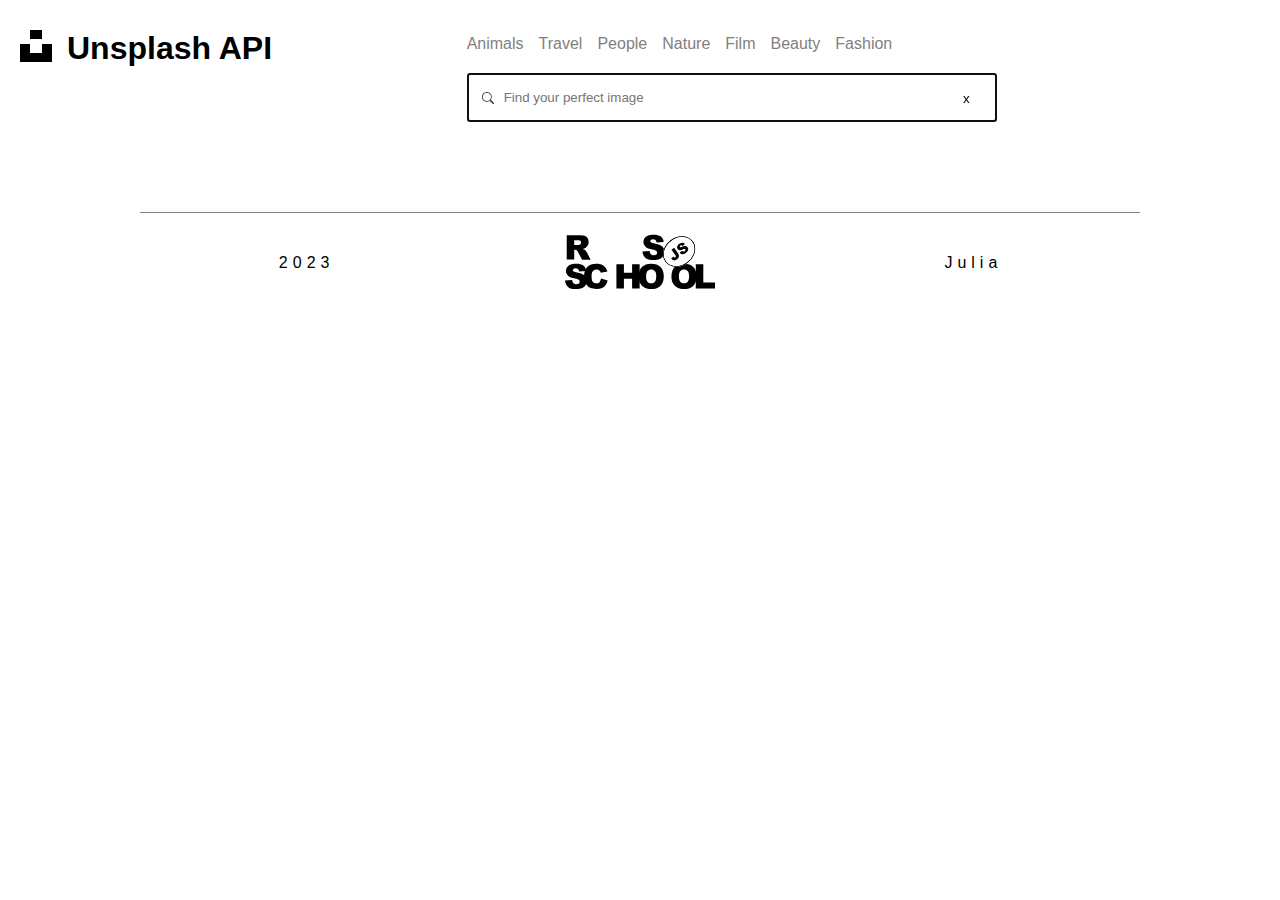
<file: image-gallery/index.html>
<!DOCTYPE html>
<html lang="en">
<head>
  <meta charset="UTF-8">
  <meta name="viewport" content="width=device-width, initial-scale=1.0">
  <link rel="stylesheet" href="style.css">
  <link rel="apple-touch-icon" sizes="57x57" href="icons/favicon/apple-icon-57x57.png">
  <link rel="apple-touch-icon" sizes="60x60" href="icons/favicon/apple-icon-60x60.png">
  <link rel="apple-touch-icon" sizes="72x72" href="icons/favicon/apple-icon-72x72.png">
  <link rel="apple-touch-icon" sizes="76x76" href="icons/favicon/apple-icon-76x76.png">
  <link rel="apple-touch-icon" sizes="114x114" href="icons/favicon/apple-icon-114x114.png">
  <link rel="apple-touch-icon" sizes="120x120" href="icons/favicon/apple-icon-120x120.png">
  <link rel="apple-touch-icon" sizes="144x144" href="icons/favicon/apple-icon-144x144.png">
  <link rel="apple-touch-icon" sizes="152x152" href="icons/favicon/apple-icon-152x152.png">
  <link rel="apple-touch-icon" sizes="180x180" href="icons/favicon/apple-icon-180x180.png">
  <link rel="icon" type="image/png" sizes="192x192"  href="icons/favicon/android-icon-192x192.png">
  <link rel="icon" type="image/png" sizes="32x32" href="icons/favicon/favicon-32x32.png">
  <link rel="icon" type="image/png" sizes="96x96" href="icons/favicon/favicon-96x96.png">
  <link rel="icon" type="image/png" sizes="16x16" href="icons/favicon/favicon-16x16.png">
  <link rel="manifest" href="icons/favicon/manifest.json">
  <meta name="msapplication-TileColor" content="#ffffff">
  <meta name="msapplication-TileImage" content="icons/favicon/ms-icon-144x144.png">
  <meta name="theme-color" content="#ffffff">
  <title>Image gallery</title>
</head>
<body>
  <header>
    <div class="header-container">
      <div class="logo-container">
        <svg width="32" height="32" class="logo" viewBox="0 0 32 32" version="1.1" aria-labelledby="unsplash-home" aria-hidden="false"><path d="M10 9V0h12v9H10zm12 5h10v18H0V14h10v9h12v-9z"></path></svg>
        <h1 class="title text">Unsplash API</h1>
      </div>
      <div class="wrapper">
        <div class="catalog-container">
          <ul class="list">
            <li class="list-item">Animals</li>
            <li class="list-item">Travel</li>
            <li class="list-item">People</li>
            <li class="list-item">Nature</li>
            <li class="list-item">Film</li>
            <li class="list-item">Beauty</li>
            <li class="list-item">Fashion</li>
          </ul>
        </div>
        <div class="input-container">
          <img src="icons/search.svg" alt="search" class="search">
          <input type="text" class="search-input" placeholder="Find your perfect image" autofocus>
          <button title="Clear" class="clear-btn">x</button>
        </div>
      </div>
    </div>
  </header>
  <section class="image-container">
    <!-- <img class="gallery-img" src="${imgLink}" alt="image"> -->
  </section>
<!--   <section class="more-btn-wrapper">
    <button class="more-btn">More</button>
  </section> -->
  <footer>
    <div class="footer">
      <p class="footer__year text">2023</p>
      <div class="footer__school-logo"><a target="_blank" title="click on me" href="https://rs.school/js/"><img src="icons/logo__rs_school_js.svg" alt="logo__rs_school"></a></div>
      <p class="footer__my-name text"><a target="_blank" href="https://github.com/JulietBrn">Julia</a></p>
    </div> 
  </footer>

  <script src="script.js"></script>
</body>
</html>
</file>
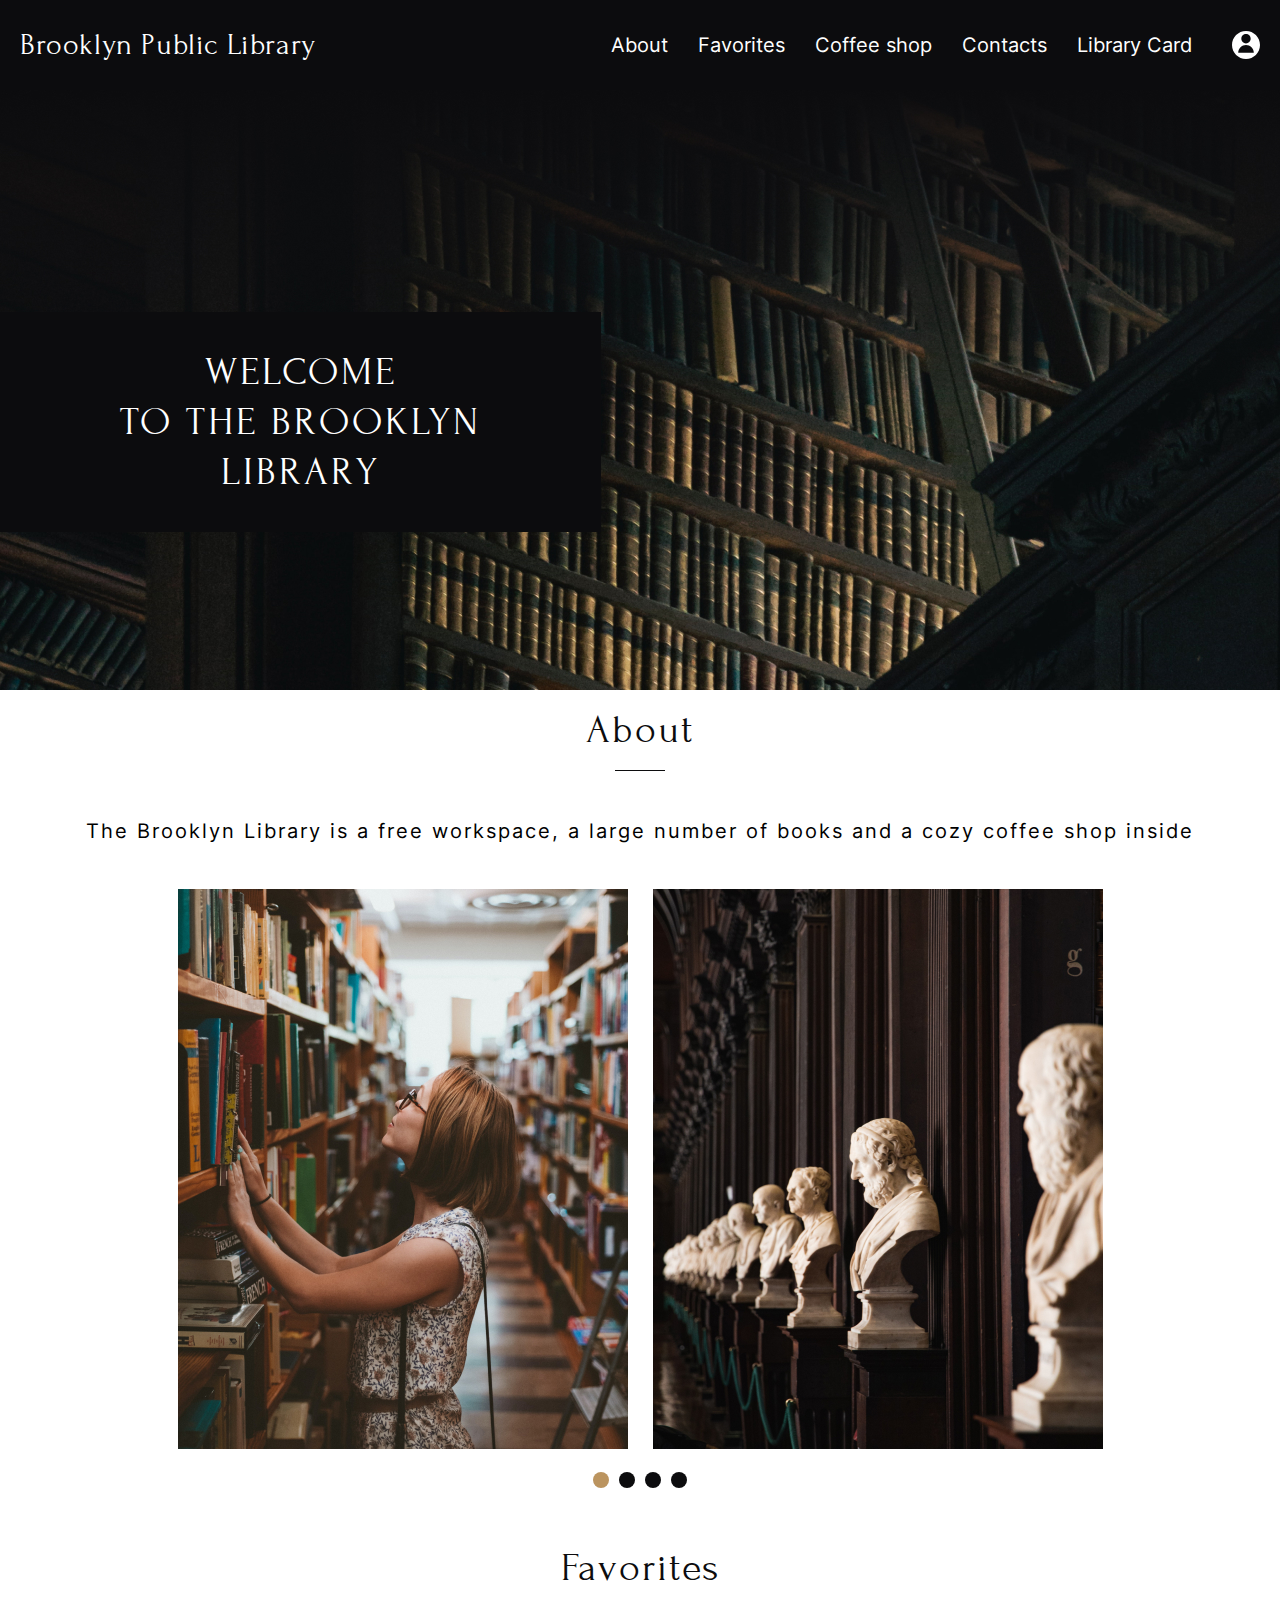
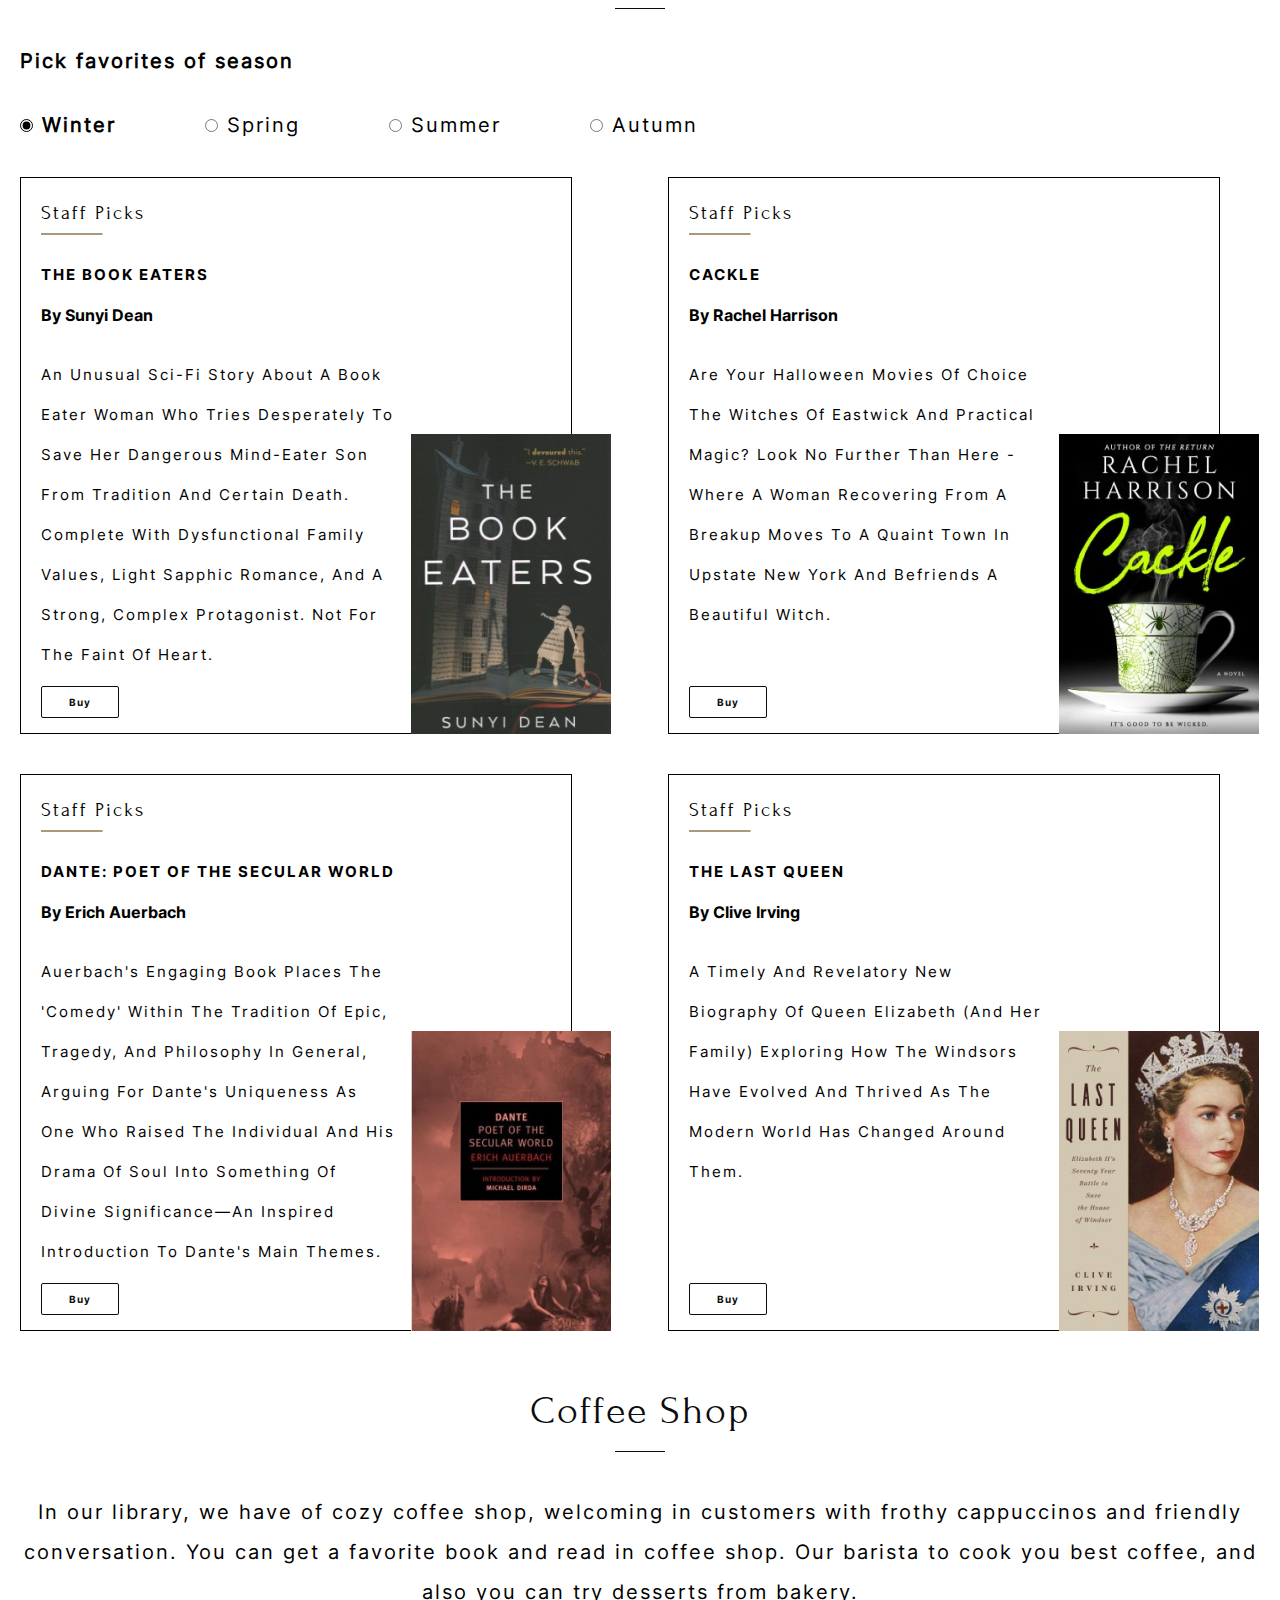
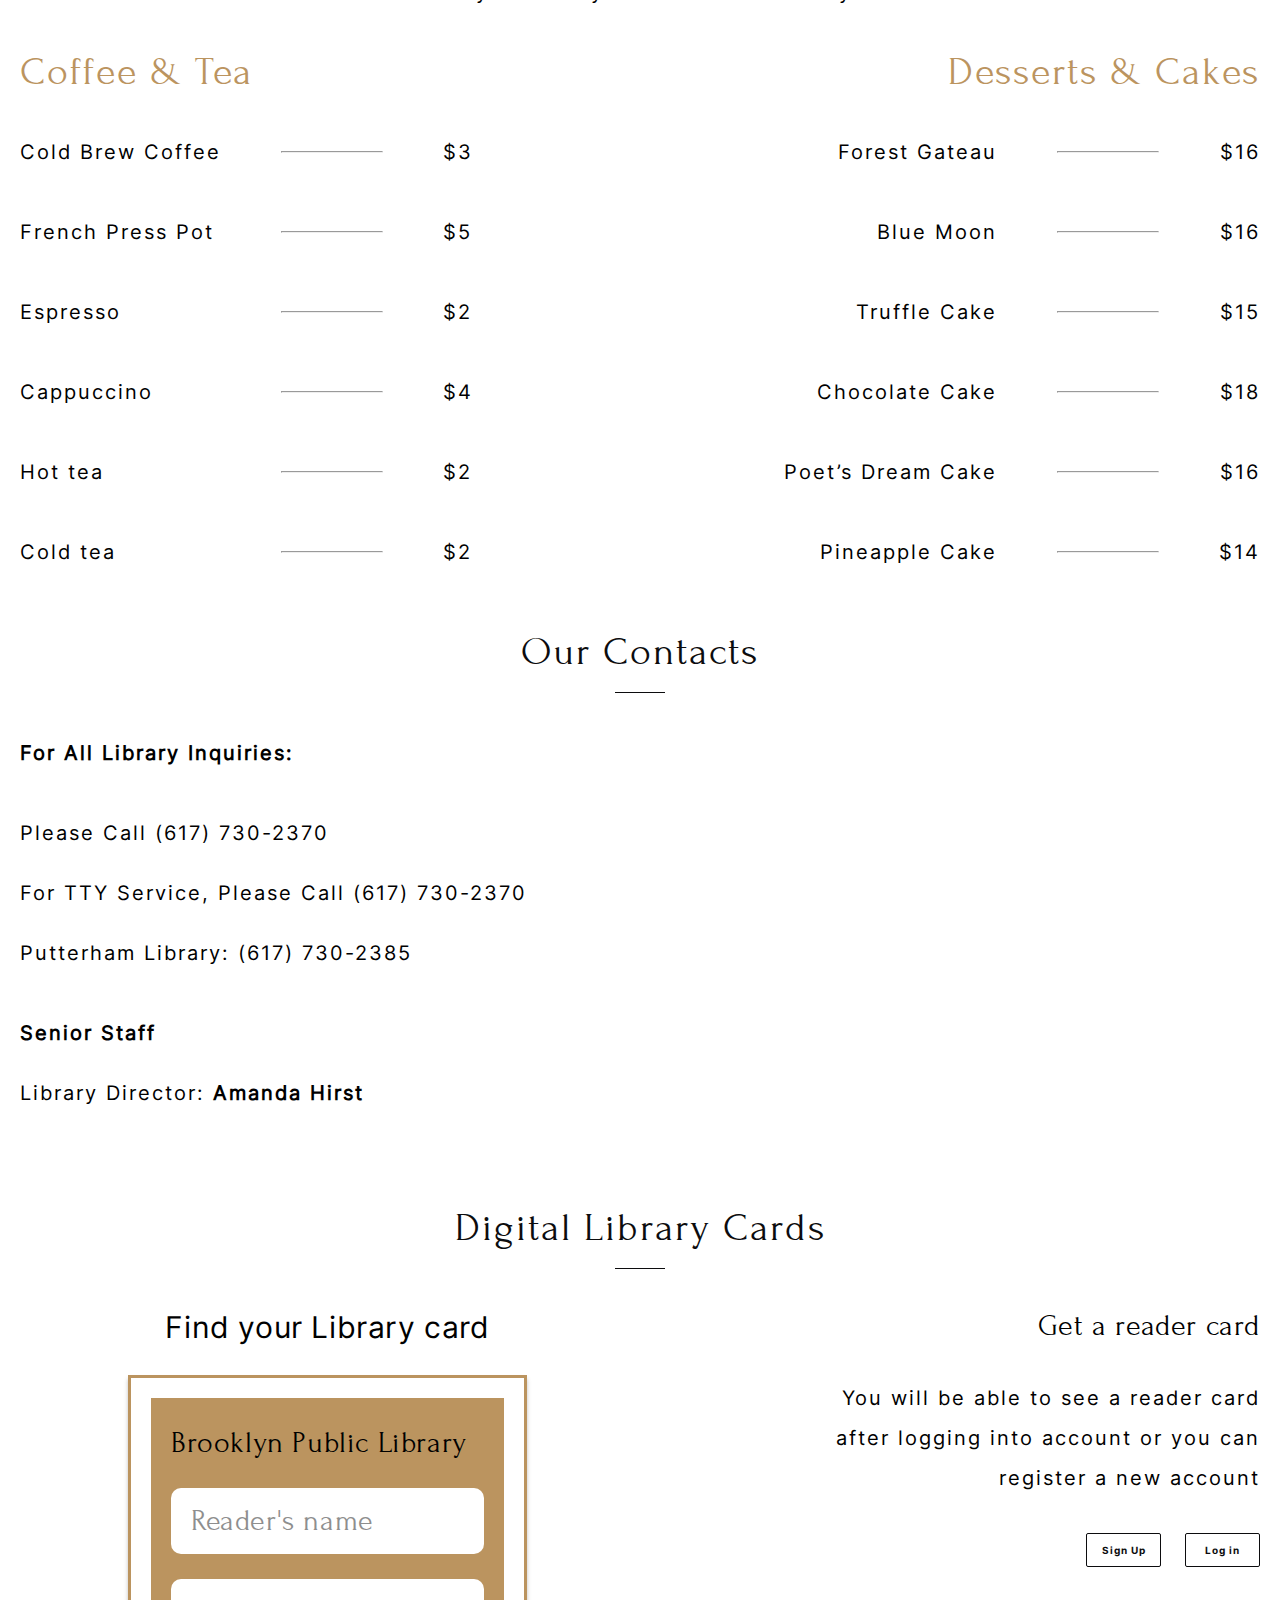
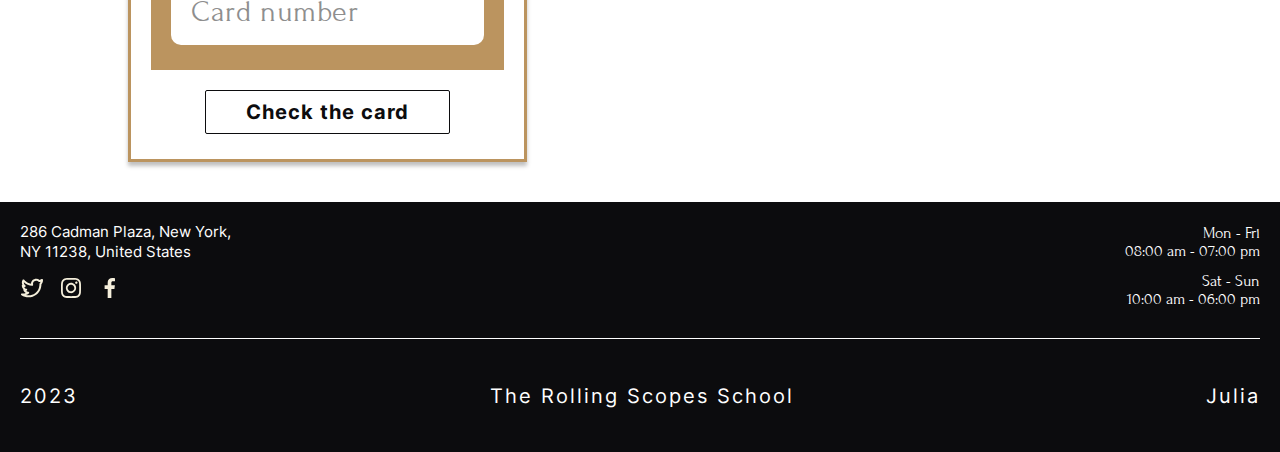
<file: library/index.html>
<!DOCTYPE html>
<html lang="en">
<head>
    <meta charset="UTF-8">
    <meta name="viewport" content="width=device-width, initial-scale=1.0">
    <title>Brooklyn Public Library</title>
    <link rel="stylesheet" href="style.css">
    <link rel="apple-touch-icon" sizes="57x57" href="icons/fav-icon/apple-icon-57x57.png">
    <link rel="apple-touch-icon" sizes="60x60" href="icons/fav-icon/apple-icon-60x60.png">
    <link rel="apple-touch-icon" sizes="72x72" href="icons/fav-icon/apple-icon-72x72.png">
    <link rel="apple-touch-icon" sizes="76x76" href="icons/fav-icon/apple-icon-76x76.png">
    <link rel="apple-touch-icon" sizes="114x114" href="icons/fav-icon/apple-icon-114x114.png">
    <link rel="apple-touch-icon" sizes="120x120" href="icons/fav-icon/apple-icon-120x120.png">
    <link rel="apple-touch-icon" sizes="144x144" href="icons/fav-icon/apple-icon-144x144.png">
    <link rel="apple-touch-icon" sizes="152x152" href="icons/fav-icon/apple-icon-152x152.png">
    <link rel="apple-touch-icon" sizes="180x180" href="icons/fav-icon/apple-icon-180x180.png">
    <link rel="icon" type="image/png" sizes="192x192"  href="icons/fav-icon/android-icon-192x192.png">
    <link rel="icon" type="image/png" sizes="32x32" href="icons/fav-icon/favicon-32x32.png">
    <link rel="icon" type="image/png" sizes="96x96" href="icons/fav-icon/favicon-96x96.png">
    <link rel="icon" type="image/png" sizes="16x16" href="icons/fav-icon/favicon-16x16.png">
    <link rel="manifest" href="icons/fav-icon/manifest.json">
    <meta name="msapplication-TileColor" content="#ffffff">
    <meta name="msapplication-TileImage" content="icons/fav-icon/ms-icon-144x144.png">
    <meta name="theme-color" content="#ffffff">
</head>
<body>
    <header>
        <div class="header-wrapper">
            <p class="welcome-link">Brooklyn Public Library</p>
            <div class="nav-wrapper ">
                <nav class="nav nav-hidden">
                    <ul class="nav__list ">
                        <li class="nav__list-item"><a href="#section-about" class="nav__link">About</a></li>
                        <li class="nav__list-item"><a href="#section-favorites" class="nav__link">Favorites</a></li>
                        <li class="nav__list-item"><a href="#section-coffee-shop" class="nav__link">Coffee shop</a></li>
                        <li class="nav__list-item"><a href="#section-our-contacts" class="nav__link">Contacts</a></li>
                        <li class="nav__list-item"><a href="#digital-library-cards" class="nav__link">Library Card</a></li>
                    </ul>
                </nav>
                <div class="icon-profile__wrapper">
                    <img src="icons/icon_profile.svg" alt="icon-profile" class="icon-profile" id="icon-profile">
                </div>

                <div class="drop-menu-profile__no-auth drop-menu-profile hidden-menu">
                    <p class="drop-menu-profile__title">Profile</p>
                    <hr class="drop-menu-profile__line">
                    <div class="drop-menu-profile__buttons-wrapper">
                        <button class="log-in-button">Log In</button>
                        <button class="register-button">Register</button>
                    </div>
                </div>
                <div class="burger">
                    <hr class="burger-line toggle-1">
                    <hr class="burger-line burger-line-middle">
                    <hr class="burger-line toggle-2">
                </div>
            </div>
        </div>
        <section class="welcome">
            <h1 class="main-title">Welcome<br>to the Brooklyn<br>Library</h1>
        </section>
    </header>


    <main class="container">
        <section id="section-about">
            <h2 class="second-title">About</h2>
            <div><hr class="line"></div>
            <p class="text mb-20 text_center">The Brooklyn Library is a free workspace, a large number of books and a cozy coffee shop inside</p>
            <div class="section-about__carousel-wrapper">
                <button class="arrow arrow-disabled" id="left-arrow" disabled="disabled"><img src="icons/left-arrow.svg" alt="left-arrow"></button>
                <div class="img-box mb-20">
                    <ul class="carousel">
                        <li class="carousel-item"><img src="img/image-1.jpg" alt="image library" class="img-box__item"></li>
                        <li class="carousel-item"><img src="img/image-2.jpg" alt="image library" class="img-box__item img-box__item-h"></li>
                        <li class="carousel-item"><img src="img/image-3.jpg" alt="image library" class="img-box__item img-box__item-h"></li>
                        <li class="carousel-item"><img src="img/image-4.jpg" alt="image library" class="img-box__item img-box__item-h"></li>
                        <li class="carousel-item"><img src="img/image-5.jpg" alt="image library" class="img-box__item img-box__item-h"></li>
                    </ul>
                </div>
                <button class="arrow" id="right-arrow"><img src="icons/right-arrow.svg" alt="right-arrow"></button>
                <div class="pagination-carousel mb-35">
                    <button class="pagination-wrapper left-pagination" disabled="disabled">
                        <div class="slide-pagination slide-pagination_active"></div>
                    </button>
                    <button class="pagination-wrapper">
                        <div class="slide-pagination "></div>
                    </button>
                    <button class="pagination-wrapper">
                        <div class="slide-pagination"></div>
                    </button>
                    <button class="pagination-wrapper pag-4">
                        <div class="slide-pagination"></div>
                    </button>
                    <button class="pagination-wrapper pag-5 right-pagination">
                        <div class="slide-pagination " ></div>
                    </button>
                </div>
            </div>
        </section>
        <section id="section-favorites">
            <h2 class="second-title">Favorites</h2>
            <div><hr class="line"></div>
            <div class="sticky-wrapper">            
                <div class="season-selector">
                    <p class="text text_bold text_normal mb-40">Pick favorites of season</p>
                    <form class="section-favorites__box box mb-40">
                        <input class="box__input box__input_winter" id="winter" type="radio" name="season" checked>
                        <label class="text box__label" for="winter">Winter</label>
                        <input class="box__input box__input_spring" id="spring" type="radio" name="season">
                        <label class="text box__label" for="spring">Spring</label>
                        <input class="box__input box__input_summer" id="summer" type="radio" name="season">
                        <label class="text box__label" for="summer">Summer</label>
                        <input class="box__input box__input_autumn" id="autumn" type="radio" name="season">
                        <label class="text box__label" for="autumn">Autumn</label>
                    </form>
                </div>
                <div class="cards-box  mb-40">
                    <!-- winter -->
                    <div class="winter card-content card-content-active">
                        <!-- 1 -->
                        <div class="card">
                            <p class="card__title ">Staff Picks</p>
                            <hr class="card__line mb-20">
                            <p class="card__book-title ">The Book Eaters</p>
                            <p class="card__author text_bold mb-20"><span class="book-title">By Sunyi Dean</span></p>
                            <p class="card__description">An unusual sci-fi story about a book eater woman who tries desperately to save her dangerous mind-eater son from tradition and certain death. Complete with dysfunctional family values, light Sapphic romance, and a strong, complex protagonist. Not for the faint of heart.</p>
                            <div class="section-favorites__btn-wrapper">
                                <button class="button button-buy">Buy</button>
                            </div>
                            <div class="card__image"><img  src="img/book-1.jpg" alt="book-image"></div>
                        </div>
                        <!-- 2 -->
                        <div class="card card-2">
                            <p class="card__title ">Staff Picks</p>
                            <hr class="card__line mb-20">
                            <p class="card__book-title ">Cackle</p>
                            <p class="card__author text_bold mb-20"><span class="book-title">By Rachel Harrison</span></p>
                            <p class="card__description">Are your Halloween movies of choice The Witches of Eastwick and Practical Magic? Look no further than here - where a woman recovering from a breakup moves to a quaint town in upstate New York and befriends a beautiful witch.</p>
                            <div class="section-favorites__btn-wrapper">
                                <button class="button button-buy">Buy</button>
                            </div>
                            <div class="card__image"><img  src="img/book-2.jpg" alt="book-image"></div>
                        </div>
                        <!-- 3 -->
                        <div class="card ">
                            <p class="card__title ">Staff Picks</p>
                            <hr class="card__line mb-20">
                            <p class="card__book-title ">Dante: Poet of the Secular World</p>
                            <p class="card__author text_bold mb-20"><span class="book-title">By Erich Auerbach</span></p>
                            <p class="card__description">Auerbach's engaging book places the 'Comedy' within the tradition of epic, tragedy, and philosophy in general, arguing for Dante's uniqueness as one who raised the individual and his drama of soul into something of divine significance—an inspired introduction to Dante's main themes.</p>
                            <div class="section-favorites__btn-wrapper">
                                <button class="button button-buy">Buy</button>
                            </div>
                            <div class="card__image"><img  src="img/book-3.jpg" alt="book-image"></div>
                        </div>
                        <!-- 4 -->
                        <div class="card card-2">
                            <p class="card__title ">Staff Picks</p>
                            <hr class="card__line mb-20">
                            <p class="card__book-title ">The Last Queen</p>
                            <p class="card__author text_bold mb-20"><span class="book-title card__book-author">By Clive Irving</span></p>
                            <p class="card__description">A timely and revelatory new biography of Queen Elizabeth (and her family) exploring how the Windsors have evolved and thrived as the modern world has changed around them.</p>
                            <div class="section-favorites__btn-wrapper">
                                <button class="button button-buy">Buy</button>
                            </div>
                            <div class="card__image"><img  src="img/book-4.jpg" alt="book-image"></div>
                        </div>
                    </div>
                    <div class="spring card-content card-content-fade">
                        <!-- 5 -->
                        <div class="card">
                            <p class="card__title ">Staff Picks</p>
                            <hr class="card__line mb-20">
                            <p class="card__book-title ">The Body</p>
                            <p class="card__author text_bold mb-20"><span class="book-title">By Stephen King</span></p>
                            <p class="card__description">Powerful novel that takes you back to a nostalgic time, exploring both the beauty and danger and loss of innocence that is youth.</p>
                            <div class="section-favorites__btn-wrapper">
                                <button class="button button-buy">Buy</button>
                            </div>
                            <div class="card__image"><img  src="img/book-5.jpg" alt="book-image"></div>
                        </div>
                        <!-- 6 -->
                        <div class="card card-2">
                            <p class="card__title ">Staff Picks</p>
                            <hr class="card__line mb-20">
                            <p class="card__book-title ">Carry: A Memoir of Survival on Stolen Land</p>
                            <p class="card__author text_bold mb-20"><span class="book-title">By Toni Jenson</span></p>
                            <p class="card__description">This memoir about the author's relationship with gun violence feels both expansive and intimate, resulting in a lyrical indictment of the way things are.</p>
                            <div class="section-favorites__btn-wrapper">
                                <button class="button button-buy">Buy</button>
                            </div>
                            <div class="card__image"><img  src="img/book-7.jpg" alt="book-image"></div>
                        </div>
                        
                        <!-- 7 -->
                        <div class="card">
                            <p class="card__title ">Staff Picks</p>
                            <hr class="card__line mb-20">
                            <p class="card__book-title ">Days of Distraction</p>
                            <p class="card__author text_bold mb-20"><span class="book-title">By Alexandra Chang</span></p>
                            <p class="card__description">A sardonic view of Silicon Valley culture, a meditation on race, and a journal of displacement and belonging, all in one form-defying package of spare prose.</p>
                            <div class="section-favorites__btn-wrapper">
                                <button class="button button-buy">Buy</button>
                            </div>
                            <div class="card__image"><img  src="img/book-6.jpg" alt="book-image"></div>
                        </div>
                        <!-- 8 -->
                        <div class="card card-2">
                            <p class="card__title ">Staff Picks</p>
                            <hr class="card__line mb-20">
                            <p class="card__book-title ">Dominicana</p>
                            <p class="card__author text_bold mb-20"><span class="book-title">By Angie Cruz</span></p>
                            <p class="card__description">A fascinating story of a teenage girl who marries a man twice her age with the promise to bring her to America. Her marriage is an opportunity for her family to eventually immigrate. For fans of Isabel Allende and Julia Alvarez.</p>
                            <div class="section-favorites__btn-wrapper">
                                <button class="button button-buy">Buy</button>
                            </div>
                            <div class="card__image"><img  src="img/book-8.jpg" alt="book-image"></div>
                        </div>
                    </div>
                    <div class="summer card-content card-content-fade">
                        <!-- 9 -->
                        <div class="card">
                            <p class="card__title ">Staff Picks</p>
                            <hr class="card__line mb-20">
                            <p class="card__book-title ">Crude: A Memoir</p>
                            <p class="card__author text_bold mb-20"><span class="book-title">By Pablo Fajardo &amp; Sophie Tardy-Joubert</span></p>
                            <p class="card__description">Drawing and color by Damien Roudeau | This book illustrates the struggles of a group of indigenous Ecuadoreans as they try to sue the ChevronTexaco company for damage their oil fields did to the Amazon and her people</p>
                            <div class="section-favorites__btn-wrapper">
                                <button class="button button-buy">Buy</button>
                            </div>
                            <div class="card__image"><img  src="img/book-9.jpg" alt="book-image"></div>
                        </div>
                        <!-- 10 -->
                        <div class="card card-2">
                            <p class="card__title ">Staff Picks</p>
                            <hr class="card__line mb-20">
                            <p class="card__book-title ">Let My People Go Surfing</p>
                            <p class="card__author text_bold mb-20"><span class="book-title">By Yvon Chouinard</span></p>
                            <p class="card__description">Chouinard—climber, businessman, environmentalist—shares tales of courage and persistence from his experience of founding and leading Patagonia, Inc. Full title: Let My People Go Surfing: The Education of a Reluctant Businessman, Including 10 More Years of Business Unusual.</p>
                            <div class="section-favorites__btn-wrapper">
                                <button class="button button-buy">Buy</button>
                            </div>
                            <div class="card__image"><img  src="img/book-10.jpg" alt="book-image"></div>
                        </div>
                        <!-- 11 -->
                        <div class="card">
                            <p class="card__title ">Staff Picks</p>
                            <hr class="card__line mb-20">
                            <p class="card__book-title ">The Octopus Museum: Poems</p>
                            <p class="card__author text_bold mb-20"><span class="book-title">By Brenda Shaughnessy</span></p>
                            <p class="card__description">This collection of bold and scathingly beautiful feminist poems imagines what comes after our current age of environmental destruction, racism, sexism, and divisive politics.</p>
                            <div class="section-favorites__btn-wrapper">
                                <button class="button button-buy">Buy</button>
                            </div>
                            <div class="card__image"><img  src="img/book-11.jpg" alt="book-image"></div>
                        </div>
                        <!-- 12 -->
                        <div class="card card-2">
                            <p class="card__title ">Staff Picks</p>
                            <hr class="card__line mb-20">
                            <p class="card__book-title ">Shark Dialogues: A Novel</p>
                            <p class="card__author text_bold mb-20"><span class="book-title">By Kiana Davenport</span></p>
                            <p class="card__description">An epic saga of seven generations of one family encompasses the tumultuous history of Hawaii as a Hawaiian woman gathers her four granddaughters together in an erotic tale of villains and dreamers, queens and revolutionaries, lepers and healers.</p>
                            <div class="section-favorites__btn-wrapper">
                                <button class="button button-buy">Buy</button>
                            </div>
                            <div class="card__image"><img  src="img/book-12.jpg" alt="book-image"></div>
                        </div>
                    </div>
                    <div class="autumn card-content card-content-fade">
                        <!-- 13 -->
                        <div class="card">
                            <p class="card__title ">Staff Picks</p>
                            <hr class="card__line mb-20">
                            <p class="card__book-title ">Casual Conversation</p>
                            <p class="card__author text_bold mb-20"><span class="book-title">By Renia White</span></p>
                            <p class="card__description">White's impressive debut collection takes readers through and beyond the concepts of conversation and the casual - both what we say to each other and what we don't, examining the possibilities around how we construct and communicate identity. </p>
                            <div class="section-favorites__btn-wrapper">
                                <button class="button button-buy">Buy</button>
                            </div>
                            <div class="card__image"><img  src="img/book-13.jpg" alt="book-image"></div>
                        </div>
                        <!-- 14 -->
                        <div class="card card-2">
                            <p class="card__title ">Staff Picks</p>
                            <hr class="card__line mb-20">
                            <p class="card__book-title ">The Great Fire</p>
                            <p class="card__author text_bold mb-20"><span class="book-title">By Lou Ureneck</span></p>
                            <p class="card__description">The harrowing story of an ordinary American and a principled Naval officer who, horrified by the burning of Smyrna, led an extraordinary rescue effort that saved a quarter of a million refugees from the Armenian Genocide</p>
                            <div class="section-favorites__btn-wrapper">
                                <button class="button button-buy">Buy</button>
                            </div>
                            <div class="card__image"><img  src="img/book-14.jpg" alt="book-image"></div>
                        </div>
                        
                        <!-- 15 -->
                        <div class="card">
                            <p class="card__title ">Staff Picks</p>
                            <hr class="card__line mb-20">
                            <p class="card__book-title ">Rickey: The Life and Legend</p>
                            <p class="card__author text_bold mb-20"><span class="book-title">By Howard Bryant</span></p>
                            <p class="card__description">With the fall rolling around, one can't help but think of baseball's postseason coming up! And what better way to prepare for it than reading the biography of one of the game's all-time greatest performers, the Man of Steal, Rickey Henderson?</p>
                            <div class="section-favorites__btn-wrapper">
                                <button class="button button-buy">Buy</button>
                            </div>
                            <div class="card__image"><img  src="img/book-15.jpg" alt="book-image"></div>
                        </div>
                        <!-- 16 -->
                        <div class="card card-2">
                            <p class="card__title ">Staff Picks</p>
                            <hr class="card__line mb-20">
                            <p class="card__book-title ">Slug: And Other Stories</p>
                            <p class="card__author text_bold mb-20"><span class="book-title">By Megan Milks</span></p>
                            <p class="card__description">Exes Tegan and Sara find themselves chained together by hairballs of codependency. A father and child experience the shared trauma of giving birth to gods from their wounds.</p>
                            <div class="section-favorites__btn-wrapper">
                                <button class="button button-buy">Buy</button>
                            </div>
                            <div class="card__image"><img  src="img/book-16.jpg" alt="book-image"></div>
                        </div>
                    </div>
                </div>
            </div>

        </section>
        <section id="section-coffee-shop">
            <h2 class="second-title">Coffee shop</h2>
            <div><hr class="line"></div>
            <p class="text text_center mb-40">In our library, we have of cozy coffee shop, welcoming in customers with frothy cappuccinos and friendly conversation. You can get a favorite book and read in coffee shop. Our barista to cook you best coffee, and also you can try desserts from bakery.</p>
            <div class="menu-wrapper">
                
                <div class="menu menu__coffee">
                    <h3 class="second-title second-title_light menu__title">Coffee &amp; Tea</h3>
                    <table class="table table_left">
                        <tr class="text"> <!-- Строка -->
                            <td>Cold Brew Coffee</td> <!-- Ячейка -->
                            <td><hr class="menu__line"></td>
                            <td>$3</td>
                        </tr>
                        <tr class="text"> <!-- Строка -->
                            <td>French Press Pot</td> <!-- Ячейка -->
                            <td><hr class="menu__line"></td>
                            <td>$5</td>
                        </tr>
                        <tr class="text"> <!-- Строка -->
                            <td>Espresso</td> <!-- Ячейка -->
                            <td><hr class="menu__line"></td>
                            <td>$2</td>
                        </tr>
                        <tr class="text"> <!-- Строка -->
                            <td>Cappuccino</td> <!-- Ячейка -->
                            <td><hr class="menu__line"></td>
                            <td>$4</td>
                        </tr>
                        <tr class="text"> <!-- Строка -->
                            <td>Hot tea</td> <!-- Ячейка -->
                            <td><hr class="menu__line"></td>
                            <td>$2</td>
                        </tr>
                        <tr class="text"> <!-- Строка -->
                            <td>Cold tea</td> <!-- Ячейка -->
                            <td><hr class="menu__line"></td>
                            <td>$2</td>
                        </tr>
                    </table>
                </div>
                <div class="menu menu__desserts">
                    <h3 class="second-title second-title_light menu__title menu__title_right">Desserts &amp; Cakes</h3>
                    <table class="table table_right">
                        <tr class="text"> <!-- Строка -->
                            <td>Forest Gateau</td> <!-- Ячейка -->
                            <td><hr class="menu__line"></td>
                            <td>$16</td>
                        </tr>
                        <tr class="text"> <!-- Строка -->
                            <td>Blue Moon</td> <!-- Ячейка -->
                            <td><hr class="menu__line"></td>
                            <td>$16</td>
                        </tr>
                        <tr class="text"> <!-- Строка -->
                            <td>Truffle Cake</td> <!-- Ячейка -->
                            <td><hr class="menu__line"></td>
                            <td>$15</td>
                        </tr>
                        <tr class="text"> <!-- Строка -->
                            <td>Chocolate Cake</td> <!-- Ячейка -->
                            <td><hr class="menu__line"></td>
                            <td>$18</td>
                        </tr>
                        <tr class="text"> <!-- Строка -->
                            <td>Poet’s Dream Cake</td> <!-- Ячейка -->
                            <td><hr class="menu__line"></td>
                            <td>$16</td>
                        </tr>
                        <tr class="text"> <!-- Строка -->
                            <td>Pineapple Cake</td> <!-- Ячейка -->
                            <td><hr class="menu__line"></td>
                            <td>$14</td>
                        </tr>
                    </table>
                </div>
            </div>
        </section>
        <section id="section-our-contacts">
            <h2 class="second-title">Our Contacts</h2>
            <div><hr class="line"></div>
            <div class="contacts-wrapper">
                <div class="contacts__details">
                    <p class="text text_bold mb-40">For all Library inquiries:</p>
                    <ul class="contacts__list text mb-40">
                        <li class="contacts__list-item">Please call <a href="tel:+(617)730-2370">(617) 730-2370</a></li>
                        <li class="contacts__list-item">For TTY service, please call <a href="tel:+(617)730-2370">(617) 730-2370</a></li>
                        <li class="contacts__list-item">Putterham Library: <a href="tel:+(617)730-2385">(617) 730-2385</a></li>
                    </ul>
                    <p class="text text_bold mb-20">Senior Staff</p>
                    <p class="text">Library Director: <a class="text_bold" href="mailto:AmandaHirst@gmail.com">Amanda Hirst</a></p>
                </div>
                <div class="contacts__map">
                    <!-- <img src="img/map.png" alt="map"> -->
                    <iframe class="map" src="https://www.google.com/maps/embed?pb=!1m18!1m12!1m3!1d1649.3968221166251!2d-73.99207873587703!3d40.69583969375564!2m3!1f0!2f0!3f0!3m2!1i1024!2i768!4f13.1!3m3!1m2!1s0x89c25a49b6395abd%3A0x5b6c5e44eb578313!2sBrooklyn%20Public%20Library%20-%20Brooklyn%20Heights%20Branch!5e0!3m2!1sru!2ssk!4v1689166430289!5m2!1sru!2ssk" width="696" height="400" style="border:0;" allowfullscreen="" loading="lazy" referrerpolicy="no-referrer-when-downgrade"></iframe>
                </div>
            </div>
        </section>
        <section id="digital-library-cards" class=" mb-40">
            <h2 class="second-title">Digital Library Cards</h2>
            <div><hr class="line"></div>
            <div class="lib-cards-wrapper">
                <div class="find-your-card">
                    <p class="find-your-card__title">Find your Library card</p>
                    <div class="library-card card-wrapper">
                        <div class="card-wrapper__inside">
                            <p class="library-card__title mb-20">Brooklyn Public Library</p>
                            <form class="input-wrapper">
                                <label for="name"></label>
                                <input type="text" id="name" placeholder="Reader's name" class="library-card__title library-card__input-field">
                                <label for="card-number"></label>
                                <input type="text" id="card-number" placeholder="Card number" class="library-card__title library-card__input-field">
                            </form>
                        </div>
                        <div class="button-wrapper button-check-card__wrapper"><button class="button button-check-card ">Check the card</button>
                        </div>
                        <div class="modal-profile__info-box info-box hidden">
                            <div class="info-box__card">
                                <p class="modal-profile__text">Visits</p>
                                <img src="icons/profile-icon.svg" alt="profile-icon">
                                <p class="modal-profile__count" id="your-card__visits" ></p>
                            </div>
                            <div class="info-box__card">
                                <p class="modal-profile__text">Bonuses</p>
                                <img src="icons/star-icon.svg" alt="star-icon">
                                <p class="modal-profile__count">1240</p>
                            </div>
                            <div class="info-box__card">
                                <p class="modal-profile__text" >Books</p>
                                <img src="icons/book-icon.svg" alt="book-icon">
                                <p class="modal-profile__count" id="your-card__books"></p>
                            </div>
                        </div>
                    </div>
                </div>
                <div class="get-card">
                    <p class="get-card__title">Get a reader card</p>
                    <p class="get-card__description text">You will be able to see a reader card after logging into account or you can register a new account</p>
                    <div class="get-card__button-box button-box">
                        <button class="button button-sign-up">Sign Up</button>
                        <button class="button button-log-in log-in-button">Log in</button>
                    </div>
                </div>
            </div>
            <!-- after-registration -->
            <!-- <div class="lib-cards-wrapper hidden">
                <div class="find-your-card">
                    <p class="find-your-card__title">Your Library card</p>
                    <div class="library-card card-wrapper">
                        <div class="card-wrapper__inside">
                            <p class="library-card__title mb-20">Brooklyn Public Library</p>
                            <form class="input-wrapper">
                                <label for="name"></label>
                                <input type="text" id="name" placeholder="Reader's name" class="library-card__title library-card__input-field">
                                <label for="card-number"></label>
                                <input type="number" id="card-number" placeholder="Card number" class="library-card__title library-card__input-field">
                            </form>
                        </div>
                        <div class="modal-profile__info-box info-box">
                            <div class="info-box__card">
                                <p class="modal-profile__text">Visits</p>
                                <img src="icons/profile-icon.svg" alt="profile-icon">
                                <p class="modal-profile__count">23</p>
                            </div>
                            <div class="info-box__card">
                                <p class="modal-profile__text">Bonuses</p>
                                <img src="icons/star-icon.svg" alt="star-icon">
                                <p class="modal-profile__count">1240</p>
                            </div>
                            <div class="info-box__card">
                                <p class="modal-profile__text">Books</p>
                                <img src="icons/book-icon.svg" alt="book-icon">
                                <p class="modal-profile__count">2</p>
                            </div>
                        </div>
                    </div>
                </div>
                <div class="get-card visit-profile">
                    <p class="get-card__title">Visit your profile</p>
                    <p class="get-card__description text">With a digital library card you get free access to the Library’s wide array of digital resources including e-books, databases, educational resources, and more.</p>
                    <div class="get-card__button-box button-box">
                        <button class="button button-sign-up button-profile">Profile</button>
                    </div>
                </div>
            </div> -->
        </section>
    </main>

    <footer class="footer">
        <div class="footer-wrapper">
            <p class="address"><a target="_blank" href="https://www.google.com/maps/place/%D0%9A%D1%8D%D0%B4%D0%BC%D0%B0%D0%BD-%D0%9F%D0%BB%D0%B0%D0%B7%D0%B0,+Cadman+Plaza+E,+Brooklyn,+NY+11201,+%D0%A1%D0%BE%D0%B5%D0%B4%D0%B8%D0%BD%D0%B5%D0%BD%D0%BD%D1%8B%D0%B5+%D0%A8%D1%82%D0%B0%D1%82%D1%8B/@40.6976723,-73.9906433,17z/data=!4m14!1m7!3m6!1s0x89c25a365964841d:0xf86044967962ee82!2z0JrRjdC00LzQsNC9LdCf0LvQsNC30LAsIENhZG1hbiBQbGF6YSBFLCBCcm9va2x5biwgTlkgMTEyMDEsINCh0L7QtdC00LjQvdC10L3QvdGL0LUg0KjRgtCw0YLRiw!8m2!3d40.6976723!4d-73.9906433!16zL20vMGZna210!3m5!1s0x89c25a365964841d:0xf86044967962ee82!8m2!3d40.6976723!4d-73.9906433!16zL20vMGZna210?authuser=0">286 Cadman Plaza, New York,<br>NY 11238, United States</a></p>
            <div class="schedule schedule-weekdays">
                <p>Mon - Fri<br>08:00 am - 07:00 pm</p>
            </div>
            <ul class="social-icons-box">
                <li class="icon-item"><a target="_blank"  href="http://www.twitter.com/bklynlibrary"><img src="icons/u_twitter-alt.svg" alt="twitter-icon"></a></li>
                <li class="icon-item"><a target="_blank"  href="http://www.instagram.com/bklynlibrary"><img src="icons/u_instagram.svg" alt="instagram-icon"></a></li>
                <li class="icon-item"><a target="_blank"  href="http://www.facebook.com/brooklynpubliclibrary"><img src="icons/u_facebook-f.svg" alt="facebook-icon"></a></li>
            </ul>
            <div class="schedule schedule-weekends">
                <p>Sat - Sun<br>10:00 am - 06:00 pm</p>
            </div>
        </div>
        <hr class="footer__line">
        <div class="footer__rs">
            <p class="footer__year ">2023</p>
            <p class="footer__school-name "><a target="_blank" href="https://rs.school/js-stage0/">The Rolling Scopes School</a></p>
            <p class="footer__my-name"><a target="_blank" href="https://github.com/JulietBrn">Julia</a></p>
        </div>
    </footer>
    <div class="modal-window-wrapper hidden-window" id="modal-log-in">
        <div class="modal modal-log-in">
            <div class="modal__wrapper">
                <button class="modal__close-btn close-btn"><img src="icons/close_btn_black.svg" alt="close-btn"></button>
                <p class="modal__title modal-title">Login</p>
                <form class="modal__form" action="">
                    <label class="modal__form-text" for="e-mail">E-mail or readers card</label>
                    <input type="text" id="e-mail">
                    <label class="modal__form-text" for="Password">Password</label>
                    <input type="password" id="password" >
                    <button class="button button-log-in modal__button" id="login-modal-btn">Log in</button>
                </form>
                <div class="modal__qa-wrapper">
                    <p class="modal__question">Don’t have an account?</p>
                    <button class="modal__answer register-button">Register</button>
                </div>
            </div>
        </div>
    </div>
    <div class="modal-window-wrapper hidden-window" id="modal-register">
        <div class="modal modal-register">
            <div class="modal__wrapper">
                <a class="modal__close-btn close-btn" href=""><img src="icons/close_btn_black.svg" alt="close-btn"></a>
                <p class="modal__title modal-title">Register</p>
                <form class="modal__form" action="">
                    <label class="modal__form-text" for="first-name">First name</label>
                    <input type="text" id="first-name">
                    <label class="modal__form-text" for="last-name">Last name</label>
                    <input type="text" id="last-name">
                    <label class="modal__form-text" for="e-mail-reg">E-mail</label>
                    <input type="mail" id="e-mail-reg">
                    <label class="modal__form-text" for="password-reg">Password</label>
                    <input type="password" id="password-reg" >
                    <button class="modal__button button button-sign-up" id="sign-up-modal-btn">Sign Up</button>
                </form>
                <div class="modal__qa-wrapper">
                    <p class="modal__question">Already have an account?</p>
                    <button class="modal__answer log-in-button" >Login</button>
                </div>
            </div>
        </div>
    </div>
    <div class="modal-window-wrapper hidden-window" id="modal-buy">
        <div class="big-modal modal-buy-a-card">
            <div class="big-modal__title-wrapper">
                <p class="big-modal__title modal-title_big">Buy a library card</p>
                <a class="big-modal__close-btn close-btn" href=""><img src="icons/close_btn_white.svg" alt="close-btn"></a>
            </div>
            <div class="big-modal__wrapper">
                <form class="modal__form" action="">
                    <label class="modal__form-text" for="bank-card-number">Bank card number</label>
                    <input type="number" id="bank-card-number">
                    <label class="modal__form-text" for="expiration-code-month">Expiration code</label>
                    <div class="">
                        <input type="text"  maxlength="2" class="big-modal__input_short" id="expiration-code-month"> 
                        <label class="modal__form-text" for="expiration-code-year"></label>
                        <input type="text" maxlength="2" class="big-modal__input_short" id="expiration-code-year">
                    </div>
                    
                    <label class="modal__form-text" for="cvc">CVC</label>
                    <input type="text" maxlength="3" class="big-modal__input_short" id="cvc">
                    <label class="modal__form-text cardholder-name" for="cardholder-name">Cardholder name</label>
                    <input type="text" id="cardholder-name" >
                    <label class="modal__form-text" for="postal-code">Postal code</label>
                    <input type="number" id="postal-code">
                    <label class="modal__form-text" for="city">City / Town</label>
                    <input type="text" id="city">
                    <div class="big-modal__button-wrapper">
                        <button class="button disabled" id="pay-for-card" disabled="disabled" >Buy</button>
                        <p class="big-modal__price">$ 25.00</p>
                        
                    </div>
                </form>
                <p class="big-modal__text">If you are live, work, attend school, or pay property taxes in New York State, you can get a $25 digital library card right now using this online form. Visitors to New York State can also use this form to apply for a temporary card.
                </p>
            </div>
        </div>
    </div>
    <div class="modal-window-wrapper hidden-window" id="modal-my-profile">
        <div class="modal-profile">
            <div class="modal-profile__avatar-wrapper">
                <div class="modal-profile__avatar" >
                    <p id="profile__avatar">PS</p>
                </div>
                <div class="modal-profile__avatar-name" id="profile__full-name">Peter Center</div>
            </div>
            <div class="modal-profile__card">
                <a class="modal__close-btn close-btn" href=""><img src="icons/close_btn_black.svg" alt="close-btn"></a>
                <p class="modal-profile__title modal-title_big modal-title_black">My profile</p>
                <div class="modal-profile__info-box info-box">
                    <div class="info-box__card">
                        <p class="modal-profile__text">Visits</p>
                        <img src="icons/profile-icon.svg" alt="profile-icon">
                        <p class="modal-profile__count visits" id="profile__card-visits"></p>
                    </div>
                    <div class="info-box__card">
                        <p class="modal-profile__text">Bonuses</p>
                        <img src="icons/star-icon.svg" alt="star-icon">
                        <p class="modal-profile__count">1240</p>
                    </div>
                    <div class="info-box__card">
                        <p class="modal-profile__text">Books</p>
                        <img src="icons/book-icon.svg" alt="book-icon">
                        <p class="modal-profile__count" id="profile__card-books"></p>
                    </div>
                </div>
                <div class="modal-profile__rented-books rented-books">
                    <p class="rented-books__title">Rented books</p>
                    <ul class="modal-profile__book-list">
                    </ul>
                </div>
                <div class="modal-profile__card-number">
                    <p class="modal-profile__text modal-profile__text_no-capit">Card number</p>
                    <p class="modal-profile__text modal-profile__text_brown" id="profile__card-number"></p>
                    <img src="icons/copy-icon.svg" alt="copy" class="copy-icon">
                </div>
            </div>
        </div>
    </div>
    <script src="index.js"></script>
</body>
</html>
</file>
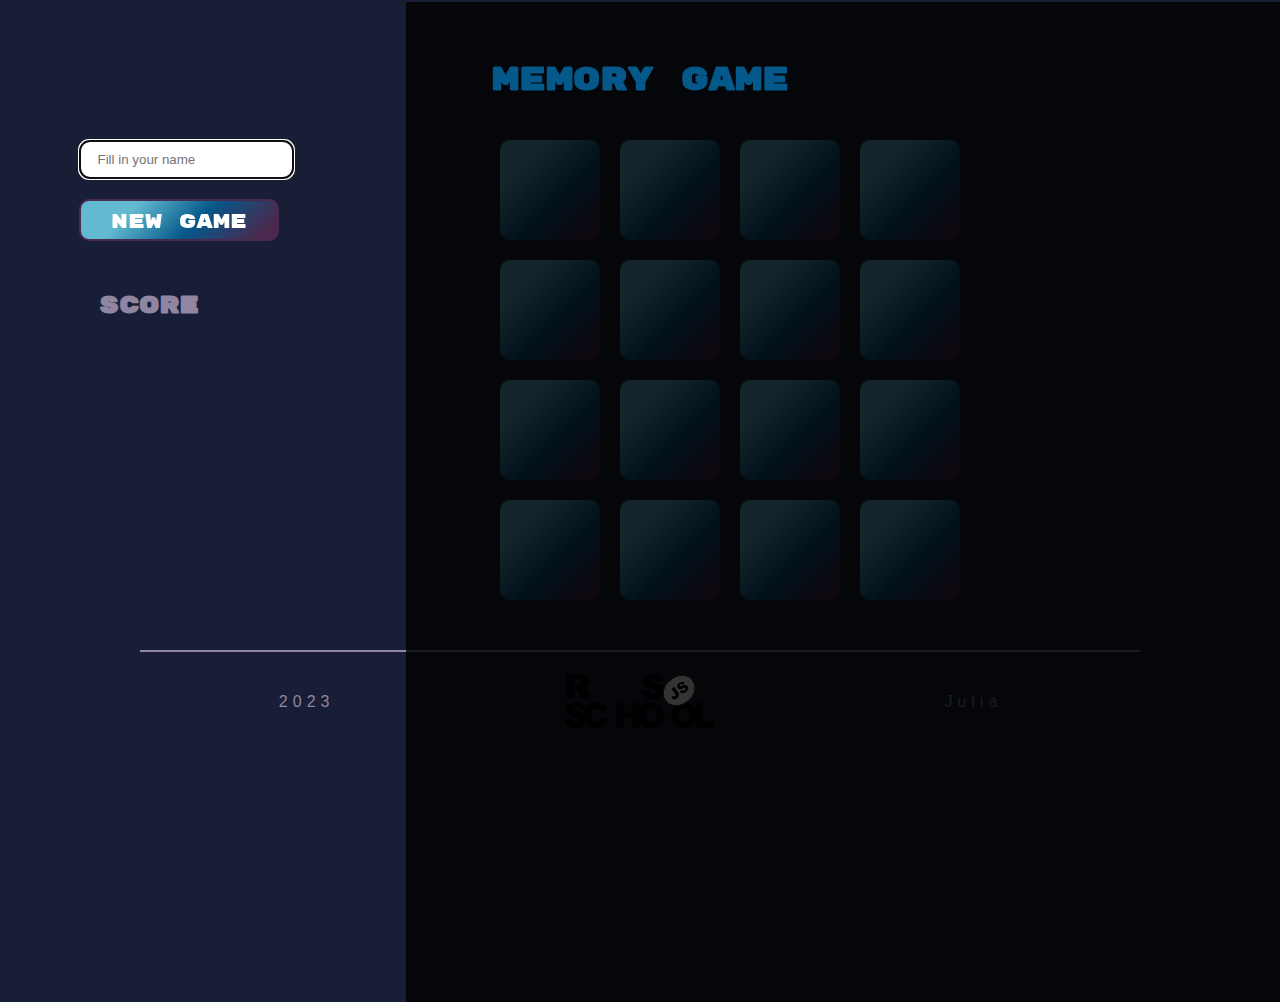
<file: random-game/index.html>
<!DOCTYPE html>
<html lang="en">
<head>
  <meta charset="UTF-8">
  <meta name="viewport" content="width=device-width, initial-scale=1.0">
  <link rel="stylesheet" href="style.css">
  <link rel="apple-touch-icon" sizes="57x57" href="icons/fav-icon/apple-icon-57x57.png">
  <link rel="apple-touch-icon" sizes="60x60" href="icons/fav-icon/apple-icon-60x60.png">
  <link rel="apple-touch-icon" sizes="72x72" href="icons/fav-icon/apple-icon-72x72.png">
  <link rel="apple-touch-icon" sizes="76x76" href="icons/fav-icon/apple-icon-76x76.png">
  <link rel="apple-touch-icon" sizes="114x114" href="icons/fav-icon/apple-icon-114x114.png">
  <link rel="apple-touch-icon" sizes="120x120" href="icons/fav-icon/apple-icon-120x120.png">
  <link rel="apple-touch-icon" sizes="144x144" href="icons/fav-icon/apple-icon-144x144.png">
  <link rel="apple-touch-icon" sizes="152x152" href="icons/fav-icon/apple-icon-152x152.png">
  <link rel="apple-touch-icon" sizes="180x180" href="icons/fav-icon/apple-icon-180x180.png">
  <link rel="icon" type="image/png" sizes="192x192"  href="icons/fav-icon/android-icon-192x192.png">
  <link rel="icon" type="image/png" sizes="32x32" href="icons/fav-icon/favicon-32x32.png">
  <link rel="icon" type="image/png" sizes="96x96" href="icons/fav-icon/favicon-96x96.png">
  <link rel="icon" type="image/png" sizes="16x16" href="icons/fav-icon/favicon-16x16.png">
  <link rel="manifest" href="icons/fav-icon/manifest.json">
  <meta name="msapplication-TileColor" content="#ffffff">
  <meta name="msapplication-TileImage" content="icons/fav-icon/ms-icon-144x144.png">
  <meta name="theme-color" content="#ffffff">
  <title>Memory game</title>
</head>
<body>
  <div class="container">
    <header>
      <h1 class=" text title">Memory game</h1>
    </header>
    <div class="game-container">
      <div class="score-wrapper">
        <div class="new-game__wrapper">
          <div class="input__wrapper"><input placeholder="Fill in your name" type="text" class="input-name" autofocus></div>
          <div class="btn-wrapper">
            <button class="new-game-btn text">NEW GAME</button>
          </div>
        </div>
        <div class="score-table">
          <h2 class="text score-table__title">Score</h2>
          <ol class="list">
          </ol>
        </div>
        <div class="best-score">
          <!-- <p class="text text_bold">⭐BEST RESULT: Dar - 15⭐</p> -->
        </div>
      </div>
      <div class="game-cards-cover"></div>
      <div class="game-cards">
        
        <div class="game-cards__card">
          <img src="img/8.png" alt="front-side" class="card__front-side">
          <img src="img/backside.jpg" alt="back-side" class="card__back-side">
        </div>
        <div class="game-cards__card">
          <img src="img/6.png" alt="front-side" class="card__front-side">
          <img src="img/backside.jpg" alt="back-side" class="card__back-side">
        </div>
        <div class="game-cards__card">
          <img src="img/1.png" alt="front-side" class="card__front-side">
          <img src="img/backside.jpg" alt="back-side" class="card__back-side">
        </div>
        <div class="game-cards__card">
          <img src="img/2.png" alt="front-side" class="card__front-side">
          <img src="img/backside.jpg" alt="back-side" class="card__back-side">
        </div>
        <div class="game-cards__card">
          <img src="img/3.png" alt="front-side" class="card__front-side">
          <img src="img/backside.jpg" alt="back-side" class="card__back-side">
        </div>
        <div class="game-cards__card">
          <img src="img/4.png" alt="front-side" class="card__front-side">
          <img src="img/backside.jpg" alt="back-side" class="card__back-side">
        </div>
        
        <div class="game-cards__card">
          <img src="img/4.png" alt="front-side" class="card__front-side">
          <img src="img/backside.jpg" alt="back-side" class="card__back-side">
        </div>
        <div class="game-cards__card">
          <img src="img/5.png" alt="front-side" class="card__front-side">
          <img src="img/backside.jpg" alt="back-side" class="card__back-side">
        </div>
        <div class="game-cards__card">
          <img src="img/8.png" alt="front-side" class="card__front-side">
          <img src="img/backside.jpg" alt="back-side" class="card__back-side">
        </div>
        <div class="game-cards__card">
          <img src="img/1.png" alt="front-side" class="card__front-side">
          <img src="img/backside.jpg" alt="back-side" class="card__back-side">
        </div>
        <div class="game-cards__card">
          <img src="img/2.png" alt="front-side" class="card__front-side">
          <img src="img/backside.jpg" alt="back-side" class="card__back-side">
        </div>
        <div class="game-cards__card">
          <img src="img/3.png" alt="front-side" class="card__front-side">
          <img src="img/backside.jpg" alt="back-side" class="card__back-side">
        </div>
        <div class="game-cards__card">
          <img src="img/7.png" alt="front-side" class="card__front-side">
          <img src="img/backside.jpg" alt="back-side" class="card__back-side">
        </div>
        <div class="game-cards__card">
          <img src="img/5.png" alt="front-side" class="card__front-side">
          <img src="img/backside.jpg" alt="back-side" class="card__back-side">
        </div>
        <div class="game-cards__card">
          <img src="img/6.png" alt="front-side" class="card__front-side">
          <img src="img/backside.jpg" alt="back-side" class="card__back-side">
        </div>
        
        <div class="game-cards__card">
          <img src="img/7.png" alt="front-side" class="card__front-side">
          <img src="img/backside.jpg" alt="back-side" class="card__back-side">
        </div>
      </div>
    </div>
    <footer>
      <div class="footer">
        <p class="footer__year text">2023</p>
        <div class="footer__school-logo"><a target="_blank" title="click on me" href="https://rs.school/js/"><img src="icons/logo__rs_school_js.svg" alt="logo__rs_school"></a></div>
        <p class="footer__my-name text"><a target="_blank" href="https://github.com/JulietBrn">Julia</a></p>
      </div> 
    </footer>
    
  </div>
  <script src="script.js"></script>
</body>
</html>
</file>
<file: image-gallery/style.css>
body, body * {
  margin: 0;
  padding: 0;
}
body >* {
  box-sizing: border-box;
}
body {
  margin: 20px;
}
section {
  position: relative;
  margin-bottom: 40px;
}
a {
  text-decoration: none;
  color:black;
}
li {
  list-style-type: none;
}
.text {
  font-family: Arial, Helvetica, sans-serif;
}
button {
  background: none;
  border: none;
  cursor: pointer;
}

/* header */
.header-container {
  /* position: sticky;
  top: 0;
  z-index: 10; */
  background-color: white;
  display: grid;
  grid-template-columns: 1fr 2fr;
  gap: 50px;
  margin-bottom: 40px;
  padding: 10px 0;
}
header {
  position: sticky;
  top: 0;
  z-index: 10;
}
.logo-container {
  display: flex;
  gap: 15px;
}

.list {
  display: flex;
  gap: 5px 15px ;
  margin-bottom: 15px;
  flex-wrap: wrap;
}
.list-item {
  color: gray;
  transition: all .4s;
  cursor: pointer;
  padding: 5px 0;
  font-family: Arial, Helvetica, sans-serif;
}
.list-item:hover {
  color: black;
}
/* input */
.input-container {
  position: relative;
}
.message {
  font-family: Arial, Helvetica, sans-serif;
  font-size: 14px;
}
.search {
  position: absolute;
  top: 50%;
  transform: translateY(-50%);
  left: 10px;
  padding: 5px;
  height: 12px;
  opacity: .8;
}
.search-input {
  padding: 15px;
  padding-left: 35px;
  width: 60%;
}
.clear-btn {
  padding: 5px;
  position: absolute;
  left: 63%;
  top: 50%;
  transform: translate(-50%, -50%);
}

/* image-container */
.image-container {
  display: grid;
  grid-template-columns: repeat(auto-fill, minmax(300px, 1fr));
  gap: 10px;
  align-items: stretch;
}
.gallery-img {
  width: 100%;
  
}
/* btn more
.more-btn-wrapper {
  display: flex;
  justify-content: center;
}
.more-btn {
  border: 1px solid gray;
  padding: 10px 35px;
  color: gray;
} */


/* footer */
.footer {
  display: grid;
  max-width: 1000px;
  grid-template-columns: repeat(3, 1fr);
  justify-items: center;
  align-items: center;
  align-content: center;
  margin: auto;
  border-top: gray 1px solid;
  padding-top: 20px;
}
.footer__school-logo {
  width: 150px;
}
.footer__year, .footer__my-name {
  letter-spacing: 5px;
}
.footer__my-name a:hover {
  color:#805959
}
.footer__my-name a {
  transition: all .4s;
}

@media (max-width: 1000px) {
  .clear-btn {
    left: 68%;
  }
}

@media (max-width: 600px) {
  .header-container {
    grid-template-columns: 1fr;
    gap: 20px;
    margin-bottom: 10px;
  }
  .search-input {
    width: 80%;
  }
  .list {
    margin-bottom: 10px;
    gap: 0px 15px;
  }
  .clear-btn {
    left: 86%;
  }
}
@media (max-width: 450px)  {
  .clear-btn {
    left: 89%;
  }
}
</file>
<file: library/style.css>
*,::after,::before { 
    margin: 0;
    padding: 0;

}
li {
    list-style: none;
}
a {
    text-decoration: none;
}
html {
    scroll-behavior: smooth;
}
button {
    border: none;
    background: none;
}
@font-face {
    font-family: 'Forum';
    src:local('Forum');
    src: url(fonts/Forum-Regular.ttf);
}
@font-face {
    font-family: 'InterReg';
    /* src:local('Inter'); */
    src: url(fonts/Inter-Regular.ttf);
}
@font-face {
    font-family: 'InterBold';
    /* src:local('Inter'); */
    src: url(fonts/Inter-Bold.ttf);
}
body {
    font-family: 'Forum';
    box-sizing: border-box;
}
main {
    overflow-x: clip;
}


.main-title {
    color: #FFF;
    text-align: center;
    font-size: 40px;
    line-height: 50px;
    letter-spacing: 3px;
    font-weight: 400;
    text-transform: uppercase;
    background: #0C0C0E;
    position: absolute;
    padding: 35px 120px;
    top: 37%;
}
.second-title {
    padding-top: 20px;
    padding-bottom: 20px;
    margin: 0px auto;
    color: #0C0C0E;
    text-align: center;
    font-weight: 400;
    font-size: 40px;
    line-height: 40px;
    letter-spacing: 2px;
    text-transform: capitalize;
}
.second-title_light {
    color: #BB945F;
    padding: 0;
}

.text {
    color: #000;
    font-family: 'InterReg';
    font-size: 20px;
    line-height: 40px;
    letter-spacing: 2px;
}

.text_bold {
    font-weight: 700;
    color:#000;
}
.text_normal {
    line-height: normal;
}
.text_center {
    text-align: center;

}
.line {
    border: none;
    border-top: 1px solid #0C0C0E;
    width: 50px;
    margin: 0 auto;
    margin-bottom: 40px;
}
.mb-20 {
    margin-bottom: 20px;
}
.mb-30 {
    margin-bottom: 30px;
}
.mb-35 {
    margin-bottom: 35px;
}
.mb-40 {
    margin-bottom: 40px;
}
.container {
    margin: 0 auto;
    padding: 0 20px;
    max-width: 1400px;
}

/* welcome */
header {
    width: 100%;
    margin: 0 auto;
    overflow: hidden;
}
header a {
    color: #FFF;
    font-weight: 400;
    line-height: 50px;
}
.header-wrapper {
    background: #0C0C0E;
    display: flex;
    justify-content: space-between;
    padding: 20px;
    
}
.nav-wrapper {
    transition: .4s all;
    display: flex;
    align-items: center;
    position: relative;
}
.welcome-link {
    font-size: 30px;
    color: #FFF;
    letter-spacing: 0.6px;
    margin: auto 0;
}
.nav__list {
    transition: .4s all;
    margin-right: 40px;
    display: flex;
}
.nav__link {
    transition: .4s all;
    font-family: 'InterReg';
    font-size: 20px;
}
.icon-profile__wrapper {
    z-index: 10;
    width: 28px;
    height: 28px;
}
.icon-profile {
    cursor: pointer;
}
.icon-profile__after-auth {
    display: flex;
    justify-content: center;
    align-items: center;
    width: 28px;
    height: 28px;
    border-radius: 50px;
    background-color: white;
    color: #BB945F;
    font-family: 'InterReg';
    font-size: 15px;
    font-style: normal;
    line-height: 20px;
}

.nav__link:hover {
    text-decoration-line: underline;
}
.nav__list-item:not(:last-child) {
    margin-right: 30px;
}
/*  */
.welcome {
    background: url(img/bg-welcome.jpg) center/cover no-repeat;
    min-height: 600px;
    position: relative;
}

/* drop-menu */
.hidden-menu {
    visibility: hidden;
    transition: all .4s;
    opacity: 0;
}
.visible-menu {
    visibility: visible;
    transition: all .4s;
    opacity: 1;
}
.drop-menu-profile {
    position: absolute;
    width: 81px;
    height: 110px;
    padding-top: 5px;
    background: white;
    display: flex;
    flex-direction: column;
    align-items: center;
    right: 0;
    top: 40px;
    z-index: 10;
}
.drop-menu-profile__line {
    background: #BB945F;
    width: 40px;
    margin-bottom: 10px;
}
.drop-menu-profile__title {
    font-family: 'InterBold';
    font-size: 15px;
    font-style: normal;
    line-height: 20px;
    margin-bottom: 5px;
}
.drop-menu-profile__title_small {
    font-size: 12px;
}
.drop-menu-profile__buttons-wrapper {
    display: flex;
    flex-direction: column;
    align-items: center;
}
.drop-menu-profile__buttons-wrapper button {
    border: none;
    background: white;
    padding: 5px;
    text-align: center;
    font-family: 'InterReg';
    font-size: 15px;
    font-style: normal;
    line-height: 20px;
}



/* section-about */
.section-about__carousel-wrapper {
    position: relative;
}
.img-box {
    /* display: grid;
    grid-template-columns: repeat(3, 1fr); */
    /* justify-content: center; */
    /* column-gap: 25px; */
    overflow: hidden;
}

.section-about__carousel-wrapper ul {
    width: max-content;
    transition: all .8s;
    position: relative;
    display: grid;
    grid-template-columns: repeat(5, minmax(350px, 475px))
}
/* .img-box__item {
    max-width: 450px;
} */

.carousel li {
    display: inline-block;
    padding-right: 25px;
}
.carousel img {
    display: block;
}
.pag-4, .pag-5 {
    display: none;
} 
/* .img-box__item {
    max-width: 32%;
    
} */
.pagination-carousel {
    display: flex;
    justify-content: center;
}
.pagination-wrapper {
    padding: 5px;
    cursor: pointer;
}
.slide-pagination {
    width: 16px;
    height: 16px;
    border-radius: 50px;
    background: #0C0C0E;
}
.slide-pagination_active {
    background: #BB945F;
    cursor: default;
}
.arrow {
    visibility: hidden;
    background:#FFF;
    border-radius:50px;
    z-index: 5;
}


/* favorites */
.section-favorites__box > * {
    padding: 5px;
    position: relative;
    box-sizing: border-box;
    
}

.box__input:checked{
    color: black;
    background-color: black;
    border: black
}
.box__input:checked::before {
    content: "";
    display: block;
    position: absolute;
    width: 7px;
    height: 7px;
    border-radius: 50%;
    left: 0;
    top: 0;
}
.box__label {
    cursor: pointer;
    position: relative;
    line-height: normal;
}
.box__label:not(:last-child) {
    margin-right: 80px;
}
.box__input:checked + .box__label {
    font-weight: 700;
}
.box__input {
    padding-right: 15px;
    cursor: pointer;
    accent-color: black;
}
button {
    cursor: pointer;
}
.button {
    cursor: pointer;
    border-radius: 2px;
    border: 1px solid #0C0C0E;
    color: #0C0C0E;
    background: none;
    text-align: center;
    font-family: 'InterBold';
    line-height: normal;
    letter-spacing: 1px;
}
.button-buy {
    transition: .4s all;
    padding: 9px 27px;
    font-size: 10px;
    position: absolute;
    bottom: 15px;
}

.button-buy:hover, .button-sign-up:hover, .button-log-in:hover {
    border-radius: 2px;
    border: 1px solid #BB945F;
    background: #BB945F;
}
#pay-for-card {
    padding: 9px 27px;
    font-size: 10px;
}
#pay-for-card:hover {
    border: 1px solid #0C0C0E;
    color: #0C0C0E;
    background: none;
}
.button-own {
    cursor:auto;
    color: #BB945F;
    border-radius: 2px;
    border: 1px solid #BB945F;
    padding: 9px 25px;
    font-size: 10px;
    position: absolute;
    bottom: 15px;
}
.button-check-card {
    transition: .4s all;
    font-size: 20px;
    padding: 9px 40px;
}
.cards-box {
    position: relative;
}

.card-content {
    display: inline-block;
    width: 100%;
    transition: all 0.5s;
} 
.card-content-active {
    position: relative;
    display: grid;
    grid-template-columns: .92fr 1fr;
    gap: 40px 50px;
    justify-content: space-between;
    visibility: visible;
    transition-delay: 0.4s;
}
.card-content-fade {
    display: grid;
    grid-template-columns: .92fr 1fr;
    gap: 40px 50px;
    justify-content: space-between;
    opacity: 0;
    position: absolute;
    top: 0;
    visibility: hidden;
}

.card {
    position: relative;
    max-width: 530px;
    height: 525px;
    padding: 15px 0 15px 20px;
    border: 1px solid #000;
}
.card__line {
    width: 60px;
    border-bottom: 1px solid #BB945F;
}
.card__title {
    color: #000;
    font-size: 20px;
    font-weight: 400;
    line-height: 40px;
    letter-spacing: 2px;
    text-transform: capitalize;
}
.card__book-title {
    color: #000;
    font-family: 'InterBold';
    font-size: 15px;
    line-height: 40px;
    letter-spacing: 2px;
    text-transform: uppercase;
}
.book-title {
    font-family: 'InterBold';
    text-transform: capitalize;
    line-height: 40px;
}
.card__description{
    max-width: 67%;
    color: #000;
    font-family: 'InterReg';
    font-size: 15px;
    line-height: 40px;
    letter-spacing: 2px;
    text-transform: capitalize;
}
.card__image{
    position: absolute;
    bottom: -5px;
    right: -40px;
    max-width: 200px;

}
.hidden {
    visibility: hidden;
    opacity: 0;
    transition: all 0.5s;
}



.card-2 {
    justify-self: end;
    margin-right: 40px;
}
.active {
    visibility: visible;
}

/* coffee-shop */
.menu-wrapper {
    display: grid;
    grid-template-columns: repeat(2, 1fr);
}
/* .menu {
    display: grid;
    gap: 60px;
    grid-template-columns: 197px 100px min-content;
}
.menu__title {
    grid-column: 1/-1;
    text-align: start;
}
 */
.menu__title {
    text-align: start;
}
.menu__title_right {
    text-align: end;
}
.menu__line {
    width: 100px;
    margin: auto;
}
.table {
    border-spacing: 60px 40px;
}
.table_left {
    transform: translateX(-60px);
}
.table_right {
    transform: translateX(60px);
}
.table_right td {
    text-align: end;
}
.menu__desserts {
    justify-self: end;
}

/* contacts */
.contacts-wrapper {
    display: grid;
    text-transform: capitalize;
    line-height: 40px;
    letter-spacing: 2px;
    grid-template-columns: repeat(2, 1fr);
    margin-bottom: 40px;
}
.contacts__list a {
    color: #000;
}
.contacts__list-item {
    margin-bottom: 20px;
}
.contacts__map {
    max-width: 696px;
}
.contacts__map {
    max-width: 100%;
    margin: 0 15px;
}
.map {
    width: 100%;
}


/* digital-library-cards */
.lib-cards-wrapper {
    display: grid;
    grid-template-columns: repeat(2, 1fr);
    justify-items: start;
    column-gap: 10px;
}
.find-your-card {
    justify-items: center;
    width: 100%;

}
.card-wrapper {
    display: flex;
    justify-content: center;
    flex-direction: column;
    border: 3px solid #BB945F;
    background: #FFF;
    box-shadow: 0px 4px 4px 0px rgba(0, 0, 0, 0.25);
    max-width: 600px;
}
.card-wrapper__inside {
    background: #BB945F;
    margin: 20px;
    padding: 20px;
    padding-bottom: 25px;
}
.find-your-card__title {
    margin-bottom: 30px;
    text-align: center;
    color: #000;
    font-family: 'InterReg';
    font-size: 30px;
    line-height: normal;
    letter-spacing: 0.6px;
}
.library-card {
    margin: 0 auto ;
}
.library-card__title {
    color: #000;
    font-size: 30px;
    line-height: 50px;
    letter-spacing: 0.6px;
}
.input-wrapper {
    display: flex;
    flex-direction: column;

}
.input-wrapper #name {
    margin-bottom: 25px;
}
.button-wrapper {
    align-self: center;
    margin-bottom: 25px;
}
.library-card__input-field {
    border-radius: 10px;
    border: none;
    background: #FFF;
    padding: 8px 20px;
    color: #BB945F;
    font-family: 'Forum';
}
.library-card__input-field::placeholder {
    color: #8E8E8E;
}
.get-card {
    text-align: end;
    max-width: 456px;
    justify-self: end;
    display: grid;
    grid-template-rows: repeat(3, min-content);
    row-gap: 35px;

}
.get-card__title {
    font-size: 30px;
    font-weight: 400;
    line-height: normal;
    letter-spacing: 0.6px;
}
.button-sign-up, .button-log-in {
    transition: .4s all;
    width: 75px;
    /* height: 30px; */
    padding: 10px 0px;
    font-size: 10px;
}
#digital-library-cards .my-profile-button {
    padding: 10px 0px;
    width: 75px;
    font-size: 10px;
}
.button-sign-up {
    margin-right: 20px;
}
.button-profile {
    margin-right: 0;
}


/* footer */
.footer {
    max-width: 1400px;
    margin: 0 auto;
    background: #0C0C0E;
    color: white;
    padding: 20px;
    padding-bottom: 0;
} 
.address {
    font-family: 'InterReg';
    font-size: 15px;
    line-height: 20px; 
}
.footer a {
    color: white;
    font-family: 'InterReg';
    font-size: 15px;
    line-height: 20px; 
}
.footer-wrapper {
    display: grid;
    grid-template-columns: repeat(2, 1fr);
    grid-template-rows: repeat(2, min-content);
    align-items: center;
    row-gap: 10px;
    margin-bottom: 30px;
}
.icon-item {
    margin-right: 15px;
}
.schedule {
    justify-self: end;
    text-align: end;
}
.footer__line {
    border: none;
    border-top: 1px solid white;
    height: 1px;
}
.footer__rs {
    padding-top: 44px;
    padding-bottom: 44px;
    display: flex;
    justify-content: space-between;
    color: #FFF;
    text-align: center;
    font-family: 'InterReg';
    font-size: 20px;
    letter-spacing: 2px;
}
.footer__rs a {
    font-size: 20px;
}

.social-icons-box {
    display: flex;
}

/* Modal windows */
.hidden-window {
    visibility: hidden;
    transition: all .4s;
    opacity: 0;
}
.active-window {
    visibility: visible;
    transition: all .4s;
    z-index: 10;
    opacity: 1;
}
.modal-window-wrapper {
    position: fixed;
    display: flex;
    align-items:center;
    justify-content: center;
    width: 100%;
    height: 100%;
    top: 0;
    left: 0;
    background-color: rgba(20, 20, 20, 0.5);
}
.modal *> {
    box-sizing:border-box
}
.modal {
    width: 200px;
    background-color: white;
    padding: 20px 25px;
    position: relative;
}
.modal__close-btn {
    position: absolute;
    right: 16px;
    top: 13px;
    border: none;
    background: white;
}
.modal__title {
    margin-bottom: 20px;
}
.modal-title {
    text-align: center;
    font-family: 'Forum';
    font-size: 20px;
    font-style: normal;
    font-weight: 400;
    line-height: 20px; 
    letter-spacing: 0.4px;
    text-transform: uppercase;
}
.modal__form {
    display: flex;
    flex-direction: column;
    gap: 10px;
    margin-bottom: 10px;
}
.modal__form-text {
    font-family: 'InterReg';
    font-size: 15px;
}

.modal input {
    border: 1px solid #BB945F;
    height: 19px;
    padding-left: 5px;
}
.modal__qa-wrapper {
    display: flex;
    gap: 10px;
}

.modal__question {
    text-shadow: 0px 2px 3px rgba(255, 255, 255, 0.16);
    font-family: 'InterReg';
    font-size: 10px;
    font-style: normal;
    font-weight: 400;
    line-height: normal;
}
.modal__answer {
    font-family: 'InterBold';
    font-size: 10px;
    font-style: normal;
    line-height: normal;
    letter-spacing: 1px;
    text-decoration-line: underline;
}
.modal__button {
    margin-top: 10px;
}
/* Big-modal */
.big-modal {
    width: 640px;
    background: white;
}
.big-modal__title-wrapper {
    position: relative;
    background-color: #0C0C0E;
    height: 60px;
}
.big-modal__title {
    margin: auto;
}
.modal-title_big{
    color: #FFF;
    text-align: center;
    font-family: 'Forum';
    font-size: 40px;
    font-style: normal;
    font-weight: 400;
    line-height: 60px; 
    letter-spacing: 0.8px;
    text-transform: uppercase;
}
.big-modal__wrapper {
    display: grid;
    gap: 40px;
    grid-template-columns: 200px 1fr;
    padding: 30px 40px 30px 40px;
}
.big-modal__close-btn {
    position: absolute;
    top: 20px;
    right: 20px;
    z-index: 2;
    padding: 5px;
}
.close-btn img {
    width: 15px;
}

.big-modal input {
    border: 1px solid #BB945F;
    height: 19px;
}
.big-modal__input_short {
    width: 45px;
}
.big-modal__text {
    color: #8E8E8E;
    font-family: 'InterReg';
    font-size: 15px;
    font-style: normal;
    line-height: 20px; 
    letter-spacing: 2px;
    padding-top: 10px;
}
.big-modal__button-wrapper {
    display: flex;
    margin-top: 10px;
    gap: 25px;
    align-items:flex-end;
}
.big-modal__price {
    color: #0C0C0E;
    font-family: 'InterBold';
    font-size: 20px;
    font-style: normal;
    line-height: 20px; /* 100% */
    letter-spacing: 2px;
    text-transform: uppercase;
    margin-top: 5px;
}
.big-modal .cardholder-name {
    margin-top: 15px;
}
.big-modal .button-buy {
    transition: .4s all;
    padding: 9px 27px;
    font-size: 10px;
    position: relative;
    /* bottom: 15px; */
}
#expiration-code-month {
    margin-right: 10px;
}

/* modal-profile */
.modal-profile {
    width: 600px;
    display: grid;
    grid-template-columns: 170px 1fr;
    background: white;
}
.modal-profile__avatar-wrapper {
    background-color: #0C0C0E;
    display: flex;
    flex-direction: column;
    justify-content: center;
    align-items: center;
    gap: 15px;
    position: relative;
}
.modal-profile__avatar {
    width: 80px;
    height: 80px;
    color: #BB945F;
    text-align: center;
    font-family: 'InterReg';
    font-size: 20px;
    font-style: normal;
    line-height: 20px; 
    text-transform: capitalize;
    background-color: white;
    display: flex;
    align-items:center;
    justify-content: center;
}
.modal-profile__avatar-name {
    color: #000;
    text-align: center;
    font-family: 'InterReg';
    font-size: 20px;
    font-style: normal;
    font-weight: 400;
    line-height: 20px; /* 100% */
    background-color: white;
    padding: 5px 15px;
    max-width: 130px;
    overflow: hidden;
}
.modal-profile__card {
    position: relative;
    padding: 35px 20px;
}
.modal-profile .close-btn {
    top: 25px;
    right: 25px;
}
.modal-title_black {
    color: black;
    line-height: 30px;
    text-align: start;
}
.modal-profile__title {
    margin-bottom: 35px;
}
.modal-profile__info-box {
    display: flex;
    gap: 20px;
    margin-bottom: 30px;
    transition: .4s all;
}
.info-box__card {
    display: flex;
    flex-direction: column;
    align-items: center;
    gap: 10px;
}
.modal-profile__rented-books {
    margin-bottom: 30px;

}
.rented-books__title {
    margin-bottom: 30px;
    color: #0C0C0E;
    font-family: 'InterReg';
    font-size: 25px;
    font-style: normal;
    line-height: 20px;
}
.modal-profile__card-number {
    display: flex;
    gap: 15px;
}
.modal-profile__book-list {
    padding-left: 30px;
    overflow-y: scroll;
    height: 50px;
}
.modal-profile__count {
    font-size: 10px;
    font-family: 'InterReg';
}
.rented-books li {
    list-style-type: disc;
    padding-bottom: 10px;
}
.modal-profile__text {
    font-family: 'InterReg';
    font-size: 20px;
    font-style: normal;
    font-weight: 400;
    line-height: 20px;
    letter-spacing: 0.4px;
    text-transform: capitalize;
}
.modal-profile__text_no-capit {
    text-transform: none;
}
.modal-profile__text_brown {
    color: #BB945F;
}
.lib-cards-wrapper .info-box {
    margin: auto;
    margin-top: -5px;
    margin-bottom: 15px;
    gap: 35px;
}
.lib-cards-wrapper .info-box__card {
    gap: 2px;
}
.lib-cards-wrapper .modal-profile__text {
    font-size: 10px;
}
.lib-cards-wrapper .visit-profile {
    max-width: 495px;
}
.lib-cards-wrapper input:focus {
    color: #BB945F;
}
.copy-icon:hover {
    cursor: pointer;
    border-bottom:#BB945F 2px solid;
    /* transition: all .4s; */
}

@media (max-width: 1430px) {
    .img-box {
        max-width: 925px;
        margin: 0 auto;
    }
    .pag-4 {
        display: inline-block;
    }
}

@media (max-width: 1200px) {
    .card {
        height: 625px;
    }
    .card__description {
        max-width: 60%;
    }
}

/* burger */
.burger {
    display: none;
    height: 40px;
}
.burger-line {
    transition: .4s all;
    background: white;
    width: 45px;
    height: 2px;
    margin-top: 10px;
    border: none
}
.burger-line:first-child {
    margin-top: 0;
}
@media (max-width: 1045px) {
    .nav-wrapper {
        transition: .4s all;
        position: relative;
        column-gap: 40px;
    }
    .nav-hidden {
        transition: .3s all;
        opacity: 0;
        position: absolute;
        top: 0;
        right: -20px;
        transform: translateX(100%);
    }
    .burger {
        transition: .4s all;
        display: block;
        z-index: 10;
        padding-top: 10px;
    }

    .burger-menu {
        transition: .4s all;
        position: absolute;
        width: 332px;
        height: 570px;
        right: -20px;
        top: -20px;
        z-index: 2;
        background-color: #0C0C0E;
    }

    .burger-menu .nav__list {
        transition: .4s all;
        flex-direction: column;
        margin: auto;
        gap: 28px;
        text-align: center;
        line-height: 50px;
        margin-right: 0;
        padding: 100px 0;
    }
    .burger-menu .nav__list-item:not(:last-child) {
        margin-right: 0;
    }
    .burger-rotate .toggle-1 {
        transition: .4s all;
        transform: rotate(45deg);
        position: absolute;
        right: -3px;
        top: 25px;
    }
    .burger-rotate .toggle-2 {
        transition: .4s all;
        transform: rotate(-45deg);
        position: absolute;
        right: -3px;
        top: 25px;
        margin: 0;
    }
    .burger-rotate .burger-line-middle {
        transition: .4s all;
        background-color: black;
    }
    .drop-menu-profile {
        right: 85px;
    }
    .card {
        height: 620px;
    }
    .card__description {
        max-width: 70%;
    }
    .card__image img{
        width: 150px;
    }
    .menu-wrapper {
        display: flex;
        flex-direction: column;
        position: relative;
    }
    .menu__desserts {
        align-self: end
    }
    .contacts-wrapper {
        display: grid;
        grid-template-columns: none;
        grid-template-rows: repeat(2, 1fr);
        row-gap: 50px;
        margin-bottom: 24px;
    }
}
@media (max-width: 918px) {
    .card-content {
        grid-template-columns: 1fr;
        justify-content: center;
    }
    
    .card-2 {
        justify-self: center;
        ;
    }
    .card {
        justify-self: center;
        margin-right: 40px
    }
    .season-selector {
        position: sticky;
        top: 0;
        background-color:#FFF;
        z-index: 10;
    }
    .cards-box {
        display: flex;
        justify-content: center;
    }
    .card {
        width: 550px;
        height: 525px;
    }
    .card__image img {
        width: 200px;
    }
    .card__description{
        max-width: 355px;
        color: #000;
        font-family: 'InterReg';
        font-size: 15px;
        line-height: 40px;
        letter-spacing: 2px;
        text-transform: capitalize;
    }
}

.hidden {
    display: none;
}
.disabled {
    opacity: .3;
}
@media (max-width: 769px) {
    .box__label:not(:last-child) {
        margin-right: 88px;
    }
    .img-box {
        margin: 0 auto;
        display: grid;
        width: 450px;
        grid-template-columns: 450px;
        grid-template-rows: 1fr;
        column-gap: 58px ;
        align-items: center;
    }
    .pag-5 {
        display: inline-block;
    } 
    .img-box__item-h {
        display: none;
    }
    .pagination-carousel {
        margin-top: 15px;
    }
    .pagination-wrapper .hidden {
        display: block;
    }
    .arrow {
        visibility: visible;
        position: absolute;
        padding: 10px;
        top: 47%;
    }
    .arrow-disabled {
        opacity: .3;
    }
    #left-arrow {
        left: 60px;
    }
    #right-arrow {
        right: 60px;
    }
    .hidden {
        transition: .4s all;
        display: none;
    }
    .lib-cards-wrapper {
        display: grid;
        grid-template-columns: none;
        grid-template-rows: repeat(2, min-content);
        row-gap: 21px;
        justify-content: center;
    }
    .get-card {
        text-align: center;
        max-width: 600px;
    }
    .footer-wrapper {
        row-gap: 15px;
    }
}
@media (max-width: 640px) {
    .card {
        width: 88%;
        height: min-content;
    }
    .card__description {
        padding-bottom: 50px;
    }
    .card__image {
        top: -1px;
        right: -29px;
    }
    .card__image img {
        width: 120px;
    }
    .card__book-title  {
        width: 70%;
    }
    .table {
        border-spacing: 30px 27px;
    }
    .menu__line {
        width: 68px;
    }
    .table_right, .table_left {
        transform: translateX(0px);
    }
    .contacts__map img {
        margin: 0;
    }
    .contacts-wrapper {
        grid-template-rows: repeat(2, min-content);
        gap: 40px;
    }
    .contacts__list-item {
        margin-bottom: 0;
    }
    
}
@media (max-width: 500px) {
    .welcome {
        min-height: 500px;
    }
    .nav-wrapper {
        column-gap: 20px;
    }
    .main-title {
        font-size: 30px;
        padding: 35px 40px;
    }
    .second-title {
        font-size: 32px;
    }
    .text {
        font-size: 16px;
        line-height: 30px;
        letter-spacing: 1px;
    }
    .header-wrapper {
        gap: 20px;
    }
    .find-your-card__title {
        font-size: 24px;
    }
    .box__label:not(:last-child) {
        margin-right: 20px
    }
    .mb-40 { /* //.season-selector */
        margin-bottom: 20px;
    }
    .card__description {
        line-height: 36px;

    } 
    .get-card__description {
        padding: 0 10px;
    }
    .img-box {
        width: 100%;
    }
    
    #left-arrow {
        left: 15px;
    }
    #right-arrow {
        right: 15px;
    }
    .library-card__title {
        font-size: 24px;
    }
    .library-card__input-field {
        padding: 0px 20px;
    }
    .footer-wrapper {
        align-items:start;
    }
    .footer p,.footer a{
        font-size: 14px;
    }
    .footer__rs {
        gap: 20px;
    }
    .big-modal__wrapper {
        gap: 20px;
        padding: 20px;
    }
    .modal-title_big {
        font-size: 28px;
    }
    .big-modal__text {
        font-size: 13px;
        letter-spacing: 0;
    }
    .big-modal__wrapper .modal__form-text {
        font-size: 14px;
    }
    .big-modal__close-btn {
        top: 16px;
        right: 10px;
    }
    .rented-books__title {
        font-size: 20px;
    }
    .modal-profile__text {
        font-size: 16px;
    }
    .modal-profile__title {
        margin-bottom: 30px;
    }
    .modal-profile {
        grid-template-columns: 1fr;
    }
    .modal-profile__info-box {
        justify-content: center;
    }
    .info-box__card p {
        font-size: 13px;
    }
    .modal-profile__avatar-wrapper {
        order: 1;
        padding: 20px;
    }
    .modal-profile__info-box, .rented-books__title, .modal-profile__rented-books {
        margin-bottom: 20px;
    }
}
</file>
<file: random-game/style.css>
@font-face {
  font-family: 'rubikMono';
  src: url(font/RubikMonoOne-Regular.ttf);
}

* {
  margin: 0;
  padding: 0;
}
body >* {
  box-sizing: border-box;
}
body {
  margin: 20px;
  background-color: #181E36;
  overflow: hidden;
}
a {
  text-decoration: none;
  color:#9086A1;
}
/* li {
  list-style-type: none;
} */
/* palette #05588A #9086A1 #181E36 #62BAD0 #4B294E */
.text {
  font-family: Arial, Helvetica, sans-serif;
  color: #9086A1
}
.text_bold {
  font-weight: 800;
}
.text_center {
  text-align: center;
}

/* header */
header, .game-container  {
  display: flex;
  justify-content: center;
  margin-bottom: 40px;
}
.title {
  font-family: 'rubikMono';
  color: #05588A;
  margin-top: 40px;
  z-index: 10;
} 

/* game container */
.game-container {
  position: relative;
  display: grid;
  grid-template-columns: .3fr .6fr;
  gap: 50px;
  margin-bottom: 50px;
  margin-left: 20px;
}
/* score */
/* .score-wrapper {
  position: absolute;
  left: 5%;
  top: 0;
} */
.score-table {
  margin-bottom: 50px;
}
.score-table__title {
  font-family: 'rubikMono';
  margin-bottom: 10px;
}
.best-score {
  transform: translateX(-20px);
}
.game-cards {
  position: relative;
  display: grid;
  grid-template-columns: repeat(4, 100px);
  grid-template-rows: repeat(4, 100px);
  gap: 20px;
  perspective: 1000px;
}
.game-cards-cover {
  position: absolute;
  width: 1000px;
  height: 100vh;
  opacity: .8;
  /* transform: scaleY(1.5) scaleX(1.1); */
  top: -30%;
  left: 2000px;
  z-index: 5;
  background: black;
  transition: all .4s;
  padding: 50px;
}
.game-cards-cover_active {
  top: -30%;
  left: 30%;
}
/* new game */
.new-game__wrapper {
  transform: translateX(-20px);
  display: flex;
  flex-direction: column;
  gap: 20px;
}
.input-name {
  padding: 10px 17px;
  border-radius: 10px;
}
.btn-wrapper {
  margin-bottom: 50px;
}
.new-game-btn {
  background: linear-gradient(135deg, #62BAD0 25.55%, #05588A 58.24%, #4B294E 91.46%);
  border-radius: 10px;
  padding: 8px 30px 5px;
  font-family: 'rubikMono';
  font-size: 20px;
  color: white;
  cursor: pointer;
  transition: all .3s;

  border: #4B294E solid 2px;
}
.new-game-btn:hover {
  transform: scale(1.05) ;
}
.new-game-btn:active {
  transform: scale(1.05)  translateY(3px);
}
/* card */
.game-cards__card {
  background-color: #05588A;
  border-radius: 10px;
  cursor: pointer;
  position: relative;
  transform-style: preserve-3d;
  transition: all .4s;
}
.game-cards__card:active {
  transform: scale(0.97);
  transition: all .3s;
}
.card__front-side, .card__back-side {
  width: 100%;
  height: 100%;
  border-radius: 10px;
  position: absolute;
  backface-visibility: hidden;
}
.card__front-side {
  transform: rotateY(180deg);
}
.reverse {
  transform: rotateY(180deg);
}

/* footer */
.footer {
  display: grid;
  max-width: 1000px;
  grid-template-columns: repeat(3, 1fr);
  justify-items: center;
  align-items: center;
  align-content: center;
  margin: auto;
  border-top: #9086A1 2px solid;
  padding-top: 20px;
}
.footer__school-logo {
  width: 150px;
}
.footer__year, .footer__my-name {
  letter-spacing: 5px;
}
.footer__my-name a:hover {
  color: #4B294E
}
.footer__my-name a {
  transition: all .3s;
}
</file>
